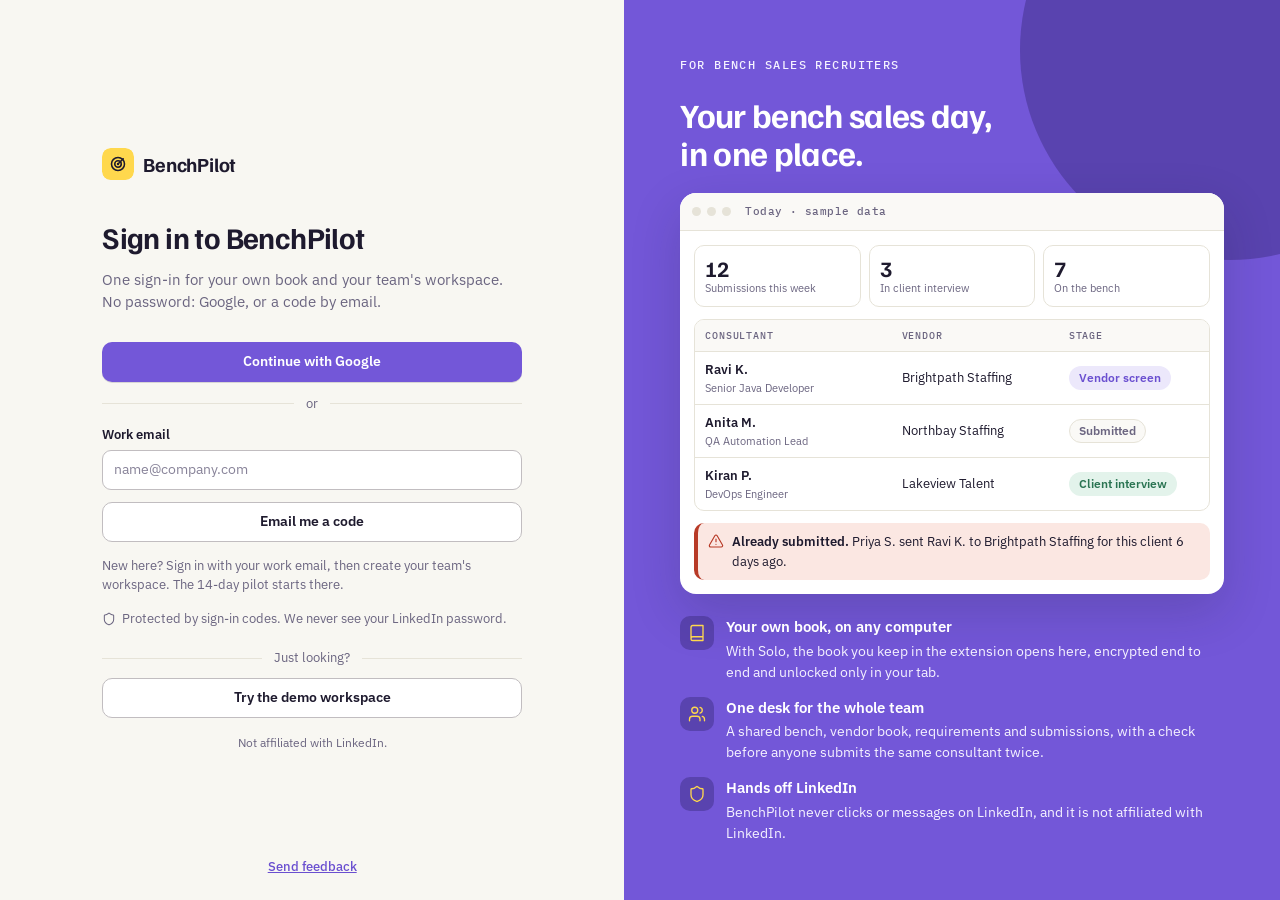
<file: index.html>
<!doctype html>
<html lang="en">
<head>
  <meta charset="utf-8">
  <!-- CSP (security review of #347, L4; same shape as website/admin.html). Scripts and styles from this site only: the web app decrypts
       My book in this tab, so no injected script may run here. connect-src: the Supabase project only (API, functions, signed Storage URLs).
       Google sign-in is a full-page redirect to Supabase Auth (a navigation, not limited here). Inline styles set by script go through
       the CSSOM (js/dom.js), which this policy allows. blob: images/downloads for resume files and CSV exports. -->
  <meta http-equiv="Content-Security-Policy" content="default-src 'self'; script-src 'self'; style-src 'self'; img-src 'self' data: blob: https://uhgtlyxarozzdgdizoaz.supabase.co; font-src 'self'; connect-src https://uhgtlyxarozzdgdizoaz.supabase.co; frame-src 'none'; worker-src 'none'; form-action 'none'; base-uri 'none'; object-src 'none'">
  <meta name="viewport" content="width=device-width, initial-scale=1">
  <title>BenchPilot</title>
  <meta name="description" content="BenchPilot on the web: your own encrypted book and your team's shared bench, vendor book, requirements and submissions.">
  <meta name="robots" content="noindex">
  <link rel="icon" type="image/svg+xml" href="shared/icons/logo-mark.svg">
  <!-- Shared design tokens from the extension. Publishing will copy these next to the web app (see README.md). -->
  <link rel="stylesheet" href="shared/lib/tokens.css">
  <link rel="stylesheet" href="shared/lib/tokens-pages.css">
  <link rel="stylesheet" href="css/app.css">
</head>
<body>
  <a class="skip-link" href="#main">Skip to content</a>
  <div id="app"></div>
  <div id="toast" class="toast" role="status" aria-live="polite"></div>
  <noscript><p class="note note-warn">BenchPilot needs JavaScript to run.</p></noscript>
  <script type="module" src="js/app.js"></script>
</body>
</html>
</file>
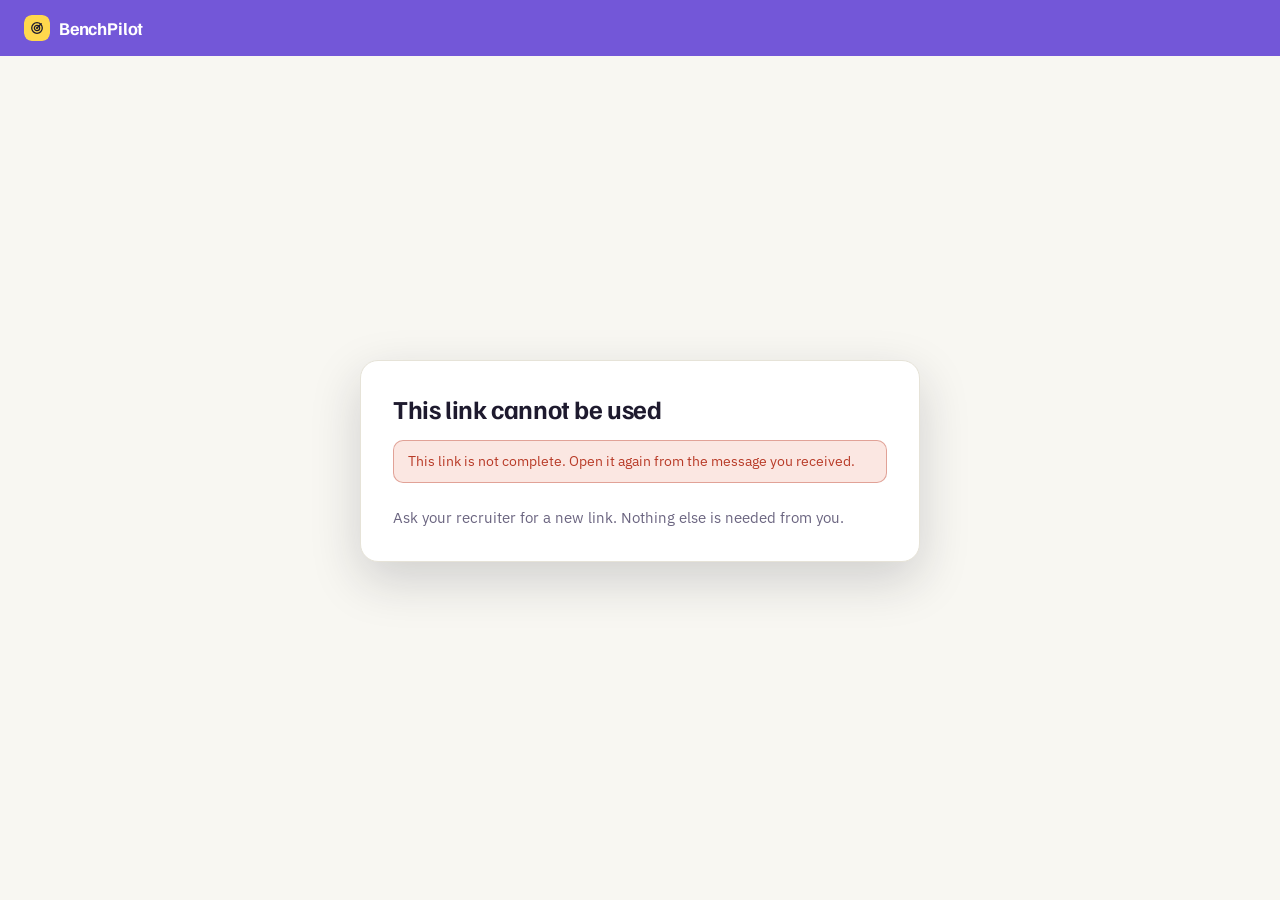
<file: consultant-link.html>
<!doctype html>
<html lang="en">
<head>
  <meta charset="utf-8">
  <!-- The consultant self-service link (migration 0056). Opened WITHOUT an account. Same CSP as index.html: scripts and styles from this
       site only, connect-src the Supabase project only (the `team` function's public link-view / link-respond actions). The token is in the
       #fragment (never sent to a server by the browser), it is removed from the address bar at once, and no-referrer keeps it out of
       every Referer header. noindex: the page has nothing for a search engine. -->
  <meta http-equiv="Content-Security-Policy" content="default-src 'self'; script-src 'self'; style-src 'self'; img-src 'self' data:; font-src 'self'; connect-src https://uhgtlyxarozzdgdizoaz.supabase.co; frame-src 'none'; worker-src 'none'; form-action 'none'; base-uri 'none'; object-src 'none'">
  <meta name="referrer" content="no-referrer">
  <meta name="viewport" content="width=device-width, initial-scale=1">
  <title>Confirm your details</title>
  <meta name="robots" content="noindex, nofollow">
  <link rel="icon" type="image/svg+xml" href="shared/icons/logo-mark.svg">
  <link rel="stylesheet" href="shared/lib/tokens.css">
  <link rel="stylesheet" href="shared/lib/tokens-pages.css">
  <link rel="stylesheet" href="css/app.css">
</head>
<body>
  <a class="skip-link" href="#main">Skip to content</a>
  <!-- The purple header band every BenchPilot surface has (extension drawer and pages, web app): logo + name, nothing to click. -->
  <header class="band-head"><span class="brand"><img class="brand-mark" src="shared/icons/logo-mark.svg" alt="" width="26" height="26"><span>BenchPilot</span></span></header>
  <main class="signin cl-page" id="main"><div class="signin-card signin-wide" id="cl-card"><p role="status">One moment...</p></div></main>
  <div id="toast" class="toast" role="status" aria-live="polite"></div>
  <noscript><p class="note note-warn">This page needs JavaScript to run.</p></noscript>
  <script type="module" src="js/consultant-link-page.js"></script>
</body>
</html>
</file>
<file: shared/lib/tokens.css>
/* lib/tokens.css — BenchPilot design system "Board" (single source of truth), v1.6.
   Evolved Departure Board: ink-navy hero tiles + signal amber on warm paper (light) or deep navy (dark).
   Spec: docs/specs/V1_6_DESIGN_SPEC.md section 1. Guide: docs/design/STYLEGUIDE.md.

   Used by every extension page (<link rel="stylesheet" href="../lib/tokens.css">) and by the LinkedIn
   drawer inside its Shadow DOM (:host). Everything is prefixed bp- / --bp- so it can never clash with host pages.

   THEME SELECTION (works identically on :root for pages and :host for the drawer shadow root)
     no data-theme attribute  -> follows prefers-color-scheme
     data-theme="light"       -> forces light
     data-theme="dark"        -> forces dark
   BP.theme.apply(root, settings) in lib/motion.js sets the attribute from chrome.storage.local.

   TOKEN-ONLY RULE: components read tokens and never hard-code a theme colour. The only literal colours
   allowed in component CSS are the constant "ink" surfaces' foregrounds (use --bp-ink-text / --bp-ink-muted).

   There are three groups below:
     1. Board tokens (--bp-paper, --bp-tile, --bp-line, --bp-ink-*, --bp-amber-*, --bp-go, --bp-stop, --bp-sky ...)
     2. Legacy aliases (--bp-bg, --bp-surface, --bp-text-3 ...) mapped onto the Board tokens with var(), so
        existing dashboard / drawer / popup CSS keeps working and re-themes automatically.
     3. Non-colour tokens (type, spacing, radius, easing, shadow).
   Aliases live ONLY in the base block: custom properties resolve per element, so a theme block only needs to
   override Board tokens. Keep the two dark blocks identical (tests/tokens-contrast.test.js enforces this). */

@import url("fonts/fonts.css");

/* ── 1 + 2 + 3. Light (default) ─────────────────────────────────────────── */
:root, :host {
  color-scheme: light;

  /* Board tokens */
  --bp-paper:   #f3f0e8;   /* page background */
  --bp-tile:    #fcfbf8;   /* cards, bento tiles */
  --bp-tile-2:  #f1ede4;   /* inner rows, chips */
  --bp-tile-3:  #e8e2d5;   /* pressed / track fills */
  --bp-line:    #e3ddd0;
  --bp-line-2:  #d3ccbd;

  --bp-text:   #17202d;  /* primary text */
  --bp-text-2: #4b5567;  /* secondary text */
  --bp-text-3: #5d6575;  /* tertiary text (4.5:1 on tile-2) */

  --bp-ink:        #0f1a2c;  /* sidebar, hero tiles, drawer header, primary buttons */
  --bp-ink-2:      #0a1221;  /* clock cells, deeper ink */
  --bp-ink-line:   #24324b;  /* borders on ink */
  --bp-ink-text:   #e9eef6;  /* text on ink */
  --bp-ink-muted:  #9db0ca;  /* secondary text on ink */
  --bp-ink-faint:  #7f8ba3;  /* labels on clock cells */

  --bp-amber:       #f5b83d; /* signal: digits, glow, highlights, CTA fill. NEVER text on light surfaces */
  --bp-amber-deep:  #8a5a00; /* amber-coloured TEXT on light surfaces */
  --bp-amber-tint:  #fff1cf;
  --bp-amber-on:    #6e4a00; /* text on amber-tint */
  --bp-on-amber:    #2b1c00; /* text on solid amber fill (9.3:1) */

  --bp-go:        #1a7a49;
  --bp-go-tint:   #dff3e7;
  --bp-warn:      #a3510f;
  --bp-warn-tint: #fde9d7;
  --bp-stop:      #a3261d;
  --bp-stop-tint: #fde3e0;
  --bp-sky:       #2f5fd0;
  --bp-sky-tint:  #e6edff;

  --bp-go-line:   #aedcc2;
  --bp-warn-line: #f3d58f;
  --bp-stop-line: #f5bcb6;
  --bp-sky-line:  #c0d0f7;

  --bp-shadow-sm: 0 1px 2px rgba(15, 26, 44, 0.06);
  --bp-shadow:    0 1px 0 rgba(15, 26, 44, 0.04), 0 10px 30px -18px rgba(15, 26, 44, 0.35);
  --bp-shadow-lg: 0 12px 32px rgba(15, 26, 44, 0.14), 0 3px 10px rgba(15, 26, 44, 0.08);
  --bp-glow:      rgba(245, 184, 61, 0.16);  /* spotlight / halo tint */

  /* Legacy aliases -> Board tokens (do not redefine in theme blocks) */
  --bp-bg:            var(--bp-paper);
  --bp-surface:       var(--bp-tile);
  --bp-surface-2:     var(--bp-tile-2);
  --bp-surface-3:     var(--bp-tile-3);
  --bp-border:        var(--bp-line);
  --bp-border-strong: var(--bp-line-2);
  --bp-inverse-bg:    var(--bp-ink);
  --bp-inverse-text:  var(--bp-ink-text);
  --bp-amber-soft:    var(--bp-amber-tint);
  --bp-amber-text:    var(--bp-amber-on);
  --bp-gold:          var(--bp-amber);
  --bp-focus:         0 0 0 3px rgba(245, 184, 61, 0.45);

  --bp-success: var(--bp-go);    --bp-success-bg: var(--bp-go-tint);    --bp-success-border: var(--bp-go-line);
  --bp-warning: var(--bp-amber-on); --bp-warning-bg: var(--bp-amber-tint); --bp-warning-border: var(--bp-warn-line);
  --bp-danger:  var(--bp-stop);  --bp-danger-bg:  var(--bp-stop-tint);  --bp-danger-border:  var(--bp-stop-line);
  --bp-info:    var(--bp-sky);   --bp-info-bg:    var(--bp-sky-tint);   --bp-info-border:    var(--bp-sky-line);

  --bp-status-new:       var(--bp-sky);
  --bp-status-contacted: var(--bp-amber-deep);
  --bp-status-responded: var(--bp-go);
  --bp-status-interview: #0f766e;
  --bp-status-closed:    var(--bp-text-3);

  /* Legacy brand scale. brand-500 = structural fill (ink in light, amber in dark); on-brand = text on it */
  --bp-brand-50:  #fbf6ea;
  --bp-brand-100: var(--bp-amber-tint);
  --bp-brand-200: #f8d68a;
  --bp-brand-500: var(--bp-ink);
  --bp-brand-600: #1c2a42;
  --bp-brand-700: var(--bp-ink-2);
  --bp-on-brand:  #ffffff;

  /* Type — bundled faces (see lib/fonts), with system fallbacks */
  --bp-display: "BP Familjen Grotesk", "Segoe UI", system-ui, sans-serif;
  --bp-font: "BP IBM Plex Sans", -apple-system, "Segoe UI", Roboto, Arial, sans-serif;
  --bp-mono: "BP IBM Plex Mono", ui-monospace, Consolas, "Liberation Mono", monospace;
  --bp-text-xs: 11px;
  --bp-text-sm: 12px;
  --bp-text-md: 13px;
  --bp-text-lg: 15px;
  --bp-text-xl: 18px;
  --bp-text-2xl: 24px;

  /* Spacing (4px grid) */
  --bp-1: 4px;  --bp-2: 8px;  --bp-3: 12px; --bp-4: 16px;
  --bp-5: 20px; --bp-6: 24px; --bp-8: 32px; --bp-10: 40px;

  /* Radius: legacy sm/md/lg stay; Board adds card (14, drawer lead cards) and tile (20, bento tiles) */
  --bp-radius-sm: 7px;
  --bp-radius:    10px;
  --bp-radius-lg: 16px;
  --bp-radius-card: 14px;
  --bp-radius-tile: 20px;
  --bp-radius-full: 999px;

  /* Easing */
  --bp-ease:   cubic-bezier(0.16, 1, 0.3, 1);     /* legacy */
  --bp-spring: cubic-bezier(0.34, 1.56, 0.64, 1); /* overshoot: rises, bars, odometer */
  --bp-out:    cubic-bezier(0.22, 1, 0.36, 1);    /* ease-out: rings, sweeps, theme fade */

  /* Production scale (design brief E2/E3, 14 Nov 2026). Theme-free, so one block serves light and dark, pages and the drawer.
     Type 12 / 13 / 15 / 18 / 24 + 34 for stat numbers; table rows 40px (32px compact); radius controls 10, cards 14, tiles 20. */
  --bpd-fs-xs: 12px;
  --bpd-fs-sm: 13px;
  --bpd-fs-md: 15px;
  --bpd-fs-lg: 18px;
  --bpd-fs-xl: 24px;
  --bpd-fs-stat: 34px;
  --bpd-row: 40px;
  --bpd-row-compact: 32px;
  --bpd-r-ctl: 10px;
  --bpd-r-card: 14px;
  --bpd-r-tile: 20px;
  --bpd-r-full: 999px;
  --bpd-btn-h: 36px;
  --bpd-btn-h-sm: 28px;
  --bpd-btn-h-lg: 44px;
}

/* ── Dark: follow the system unless the user forced light ──────────────── */
@media (prefers-color-scheme: dark) {
  :root:not([data-theme="light"]), :host(:not([data-theme="light"])) {
    color-scheme: dark;
    --bp-paper:   #070d18;
    --bp-tile:    #0f1828;
    --bp-tile-2:  #142035;
    --bp-tile-3:  #1b2b46;
    --bp-line:    #1d2a41;
    --bp-line-2:  #2a3a57;
    --bp-text:   #e9eef6;
    --bp-text-2: #b3c0d4;
    --bp-text-3: #8696ae;
    --bp-ink:     #0b1424;
    --bp-ink-2:   #060c17;
    --bp-amber-deep: #f5b83d;
    --bp-amber-tint: #3a2a08;
    --bp-amber-on:   #ffd27a;
    --bp-go:        #5fd497;  --bp-go-tint:   #0f3020;  --bp-go-line:   #1f5a3c;
    --bp-warn:      #f2a564;  --bp-warn-tint: #3a2210;  --bp-warn-line: #6b4f1a;
    --bp-stop:      #ff8a80;  --bp-stop-tint: #3d1512;  --bp-stop-line: #7a2a22;
    --bp-sky:       #8eaaff;  --bp-sky-tint:  #17244a;  --bp-sky-line:  #2b4180;
    --bp-status-interview: #5eead4;
    --bp-shadow-sm: 0 1px 2px rgba(0, 0, 0, 0.4);
    --bp-shadow:    0 1px 0 rgba(255, 255, 255, 0.03), 0 18px 40px -22px rgba(0, 0, 0, 0.9);
    --bp-shadow-lg: 0 12px 32px rgba(0, 0, 0, 0.6);
    --bp-glow:      rgba(245, 184, 61, 0.22);
    --bp-inverse-bg:   #e9eef6;
    --bp-inverse-text: #0f1a2c;
    --bp-brand-50:  #1a1a14;
    --bp-brand-200: #6b4f1a;
    --bp-brand-500: #f5b83d;
    --bp-brand-600: #f8c865;
    --bp-brand-700: #fbd27a;
    --bp-on-brand:  #0f1a2c;
  }
}

/* ── Dark: forced (identical declarations to the block above) ──────────── */
:root[data-theme="dark"], :host([data-theme="dark"]) {
  color-scheme: dark;
  --bp-paper:   #070d18;
  --bp-tile:    #0f1828;
  --bp-tile-2:  #142035;
  --bp-tile-3:  #1b2b46;
  --bp-line:    #1d2a41;
  --bp-line-2:  #2a3a57;
  --bp-text:   #e9eef6;
  --bp-text-2: #b3c0d4;
  --bp-text-3: #8696ae;
  --bp-ink:     #0b1424;
  --bp-ink-2:   #060c17;
  --bp-amber-deep: #f5b83d;
  --bp-amber-tint: #3a2a08;
  --bp-amber-on:   #ffd27a;
  --bp-go:        #5fd497;  --bp-go-tint:   #0f3020;  --bp-go-line:   #1f5a3c;
  --bp-warn:      #f2a564;  --bp-warn-tint: #3a2210;  --bp-warn-line: #6b4f1a;
  --bp-stop:      #ff8a80;  --bp-stop-tint: #3d1512;  --bp-stop-line: #7a2a22;
  --bp-sky:       #8eaaff;  --bp-sky-tint:  #17244a;  --bp-sky-line:  #2b4180;
  --bp-status-interview: #5eead4;
  --bp-shadow-sm: 0 1px 2px rgba(0, 0, 0, 0.4);
  --bp-shadow:    0 1px 0 rgba(255, 255, 255, 0.03), 0 18px 40px -22px rgba(0, 0, 0, 0.9);
  --bp-shadow-lg: 0 12px 32px rgba(0, 0, 0, 0.6);
  --bp-glow:      rgba(245, 184, 61, 0.22);
  --bp-inverse-bg:   #e9eef6;
  --bp-inverse-text: #0f1a2c;
  --bp-brand-50:  #1a1a14;
  --bp-brand-200: #6b4f1a;
  --bp-brand-500: #f5b83d;
  --bp-brand-600: #f8c865;
  --bp-brand-700: #fbd27a;
  --bp-on-brand:  #0f1a2c;
}

/* ── Base components (opt-in classes) ───────────────────────────────────── */
.bp-btn {
  display: inline-flex; align-items: center; justify-content: center; gap: var(--bp-2);
  height: 32px; padding: 0 var(--bp-3);
  font: 600 var(--bp-text-md)/1 var(--bp-font);
  color: var(--bp-text); background: var(--bp-surface);
  border: 1px solid var(--bp-border-strong); border-radius: var(--bp-radius-sm);
  cursor: pointer; white-space: nowrap; text-decoration: none;
  transition: background .15s, border-color .15s, color .15s, box-shadow .15s;
}
.bp-btn:hover:not(:disabled) { background: var(--bp-surface-2); }
.bp-btn:focus-visible { outline: none; box-shadow: var(--bp-focus); }
.bp-btn:disabled { opacity: .5; cursor: not-allowed; }
.bp-btn--primary { background: var(--bp-brand-500); border-color: var(--bp-brand-500); color: var(--bp-on-brand); }
.bp-btn--primary:hover:not(:disabled) { background: var(--bp-brand-600); border-color: var(--bp-brand-600); }
.bp-btn--ghost { background: transparent; border-color: transparent; color: var(--bp-text-2); }
.bp-btn--ghost:hover:not(:disabled) { background: var(--bp-surface-2); color: var(--bp-text); }
.bp-btn--danger { color: var(--bp-danger); }
.bp-btn--danger:hover:not(:disabled) { background: var(--bp-danger-bg); border-color: var(--bp-danger-border); }
.bp-btn--sm { height: 26px; padding: 0 var(--bp-2); font-size: var(--bp-text-sm); }
.bp-btn--lg { height: 40px; padding: 0 var(--bp-5); font-size: var(--bp-text-lg); }
.bp-btn--icon { width: 32px; padding: 0; }
.bp-btn--sm.bp-btn--icon { width: 26px; }

.bp-input, .bp-select, .bp-textarea {
  width: 100%; box-sizing: border-box;
  font: 400 var(--bp-text-md)/1.4 var(--bp-font); color: var(--bp-text);
  background: var(--bp-surface); border: 1px solid var(--bp-border-strong);
  border-radius: var(--bp-radius-sm); padding: 7px 10px; outline: none;
  transition: border-color .15s, box-shadow .15s;
}
.bp-input:focus, .bp-select:focus, .bp-textarea:focus { border-color: var(--bp-brand-500); box-shadow: var(--bp-focus); }
.bp-input::placeholder, .bp-textarea::placeholder { color: var(--bp-text-3); }
.bp-textarea { resize: vertical; }
.bp-label { display: block; font: 600 var(--bp-text-sm)/1.3 var(--bp-font); color: var(--bp-text-2); margin-bottom: var(--bp-1); }
.bp-hint { font: 400 var(--bp-text-xs)/1.4 var(--bp-font); color: var(--bp-text-3); }

.bp-card {
  background: var(--bp-surface); border: 1px solid var(--bp-border);
  border-radius: var(--bp-radius); box-shadow: var(--bp-shadow-sm);
}

.bp-badge {
  display: inline-flex; align-items: center; gap: 4px; height: 20px; padding: 0 8px;
  font: 600 var(--bp-text-xs)/1 var(--bp-font); white-space: nowrap;
  border-radius: var(--bp-radius-full); background: var(--bp-surface-3); color: var(--bp-text-2);
}
.bp-badge--brand   { background: var(--bp-brand-100); color: var(--bp-brand-600); }
.bp-badge--success { background: var(--bp-success-bg); color: var(--bp-success); }
.bp-badge--warning { background: var(--bp-warning-bg); color: var(--bp-warning); }
.bp-badge--danger  { background: var(--bp-danger-bg); color: var(--bp-danger); }
.bp-badge--pro     { background: var(--bp-amber); color: var(--bp-on-amber); letter-spacing: .04em; }

.bp-status { display: inline-flex; align-items: center; gap: 6px; font: 600 var(--bp-text-sm)/1 var(--bp-font); }
.bp-status::before { content: ""; width: 8px; height: 8px; border-radius: 50%; background: currentColor; }
.bp-status--new       { color: var(--bp-status-new); }
.bp-status--contacted { color: var(--bp-status-contacted); }
.bp-status--responded { color: var(--bp-status-responded); }
.bp-status--interview { color: var(--bp-status-interview); }
.bp-status--closed    { color: var(--bp-status-closed); }

.bp-switch { position: relative; display: inline-block; width: 34px; height: 20px; flex-shrink: 0; }
.bp-switch input { opacity: 0; width: 0; height: 0; }
.bp-switch span {
  position: absolute; inset: 0; cursor: pointer; border-radius: var(--bp-radius-full);
  background: var(--bp-border-strong); transition: background .2s;
}
.bp-switch span::before {
  content: ""; position: absolute; width: 16px; height: 16px; left: 2px; top: 2px;
  border-radius: 50%; background: #fff; box-shadow: var(--bp-shadow-sm); transition: transform .2s var(--bp-ease);
}
.bp-switch input:checked + span { background: var(--bp-brand-500); }
.bp-switch input:checked + span::before { transform: translateX(14px); }
.bp-switch input:focus-visible + span { box-shadow: var(--bp-focus); }

.bp-skeleton {
  background: linear-gradient(90deg, var(--bp-surface-2) 25%, var(--bp-surface-3) 50%, var(--bp-surface-2) 75%);
  background-size: 200% 100%; animation: bp-shimmer 1.2s infinite; border-radius: var(--bp-radius-sm);
}
@keyframes bp-shimmer { from { background-position: 200% 0; } to { background-position: -200% 0; } }

.bp-toast {
  position: fixed; left: 50%; bottom: 24px; transform: translateX(-50%);
  display: flex; align-items: center; gap: var(--bp-3); max-width: min(560px, calc(100vw - 32px));
  padding: 10px 14px; border-radius: var(--bp-radius);
  background: var(--bp-inverse-bg); color: var(--bp-inverse-text);
  font: 500 var(--bp-text-md)/1.4 var(--bp-font); box-shadow: var(--bp-shadow-lg);
  z-index: 2147483647; animation: bp-toast-in .25s var(--bp-ease);
}
.bp-toast button {
  font: 700 var(--bp-text-sm)/1 var(--bp-font); color: var(--bp-brand-200);
  background: none; border: none; cursor: pointer; padding: 4px; white-space: nowrap;
}
@keyframes bp-toast-in { from { opacity: 0; transform: translate(-50%, 8px); } to { opacity: 1; transform: translate(-50%, 0); } }

@media (prefers-reduced-motion: reduce) {
  *, *::before, *::after { animation-duration: .01ms !important; transition-duration: .01ms !important; }
}

/* ── Departure Board signature pieces (shared by drawer, popup, pages) ──── */
/* Wordmark: <span class="bp-wordmark">Bench<b>Pilot</b></span> */
.bp-wordmark { font: 700 17px/1 var(--bp-display); letter-spacing: -0.01em; color: inherit; }
.bp-wordmark b { color: var(--bp-amber); font-weight: 700; }

/* Ink header bar */
.bp-inkbar { background: var(--bp-ink); color: var(--bp-ink-text); }

/* Clock board: <div class="bp-board"><div class="bp-flap is-home"><i>IST</i><b>11:30</b></div>…</div> */
.bp-board { display: grid; grid-template-columns: repeat(5, minmax(0, 1fr)); gap: 5px; }
.bp-flap {
  background: var(--bp-ink-2); border: 1px solid var(--bp-ink-line); border-radius: 6px;
  padding: 5px 0 4px; text-align: center; position: relative; overflow: hidden;
}
.bp-flap::after { /* split-flap seam */
  content: ""; position: absolute; left: 0; right: 0; top: 50%; height: 1px; background: rgba(0, 0, 0, 0.35);
}
.bp-flap i { display: block; font: 500 9.5px/1.2 var(--bp-mono); font-style: normal; letter-spacing: .08em; color: var(--bp-ink-faint); }
.bp-flap b { display: block; font: 500 15px/1.3 var(--bp-mono); color: var(--bp-amber); font-variant-numeric: tabular-nums; }
.bp-flap.is-home b { color: #fff; }
@keyframes bp-flip { 0% { transform: rotateX(0); } 50% { transform: rotateX(90deg); } 100% { transform: rotateX(0); } }
.bp-flap.is-flipping b { animation: bp-flip .32s var(--bp-ease); }

/* Amber meter: <div class="bp-meter"><i style="width:72%"></i></div> */
.bp-meter { height: 5px; background: var(--bp-surface-3); border-radius: 9px; overflow: hidden; }
.bp-meter i { display: block; height: 100%; background: var(--bp-amber); border-radius: 9px; transition: width .4s var(--bp-ease); }

/* Time chip: <span class="bp-chip bp-chip--time">10 AM EST → 7:30 PM IST</span> */
.bp-chip { display: inline-flex; align-items: center; gap: 5px; height: 22px; padding: 0 8px; border-radius: 6px;
  font: 500 11.5px/1 var(--bp-font); white-space: nowrap; background: var(--bp-surface-3); color: var(--bp-text-2); }
.bp-chip--time { background: var(--bp-amber-soft); color: var(--bp-amber-text); }
.bp-chip--trusted { background: var(--bp-success-bg); color: var(--bp-success); }
.bp-chip--avoid { background: var(--bp-danger-bg); color: var(--bp-danger); }
</file>
<file: shared/lib/tokens-pages.css>
/* lib/tokens-pages.css - the "B · Command" palette for every extension PAGE (v1.7 M6): dashboard, popup, settings, welcome, upgrade, account.
   Same values as lib/tokens-drawer.css (the shipped drawer is the source of truth), declared on :root instead of :host.
   Spec: docs/specs/V1_7_SPEC.md sections 4, 11 and the approved pages prototype (docs/design/prototypes/v17-pages-prototype.html).
   Load order on a page: tokens.css, motion.css, tokens-pages.css, pages.css, then the page's own CSS.

   PALETTE (locked 6 Oct): purple #7357D8, yellow #FFD84D, off-white #F8F7F2.
   YELLOW IS ONLY EVER A BACKGROUND BEHIND DARK TEXT (--bpd-on-yellow), or the three header numbers on the dark purple plate.
   Never yellow text on a light surface.

   THEMES work like tokens.css: no data-theme -> prefers-color-scheme; data-theme="light" | "dark" on <html> forces it.
   Keep the media block and the forced dark block identical (tests/tokens-contrast.test.js enforces it, checks every text pair at
   4.5:1 in both themes, and checks the values equal tokens-drawer.css).

   PART 2 re-points the legacy --bp-* names at these values (the :root:root block), so older component CSS that still reads
   --bp-paper, --bp-ink, --bp-amber ... re-themes to design B without a rewrite. */

:root {
  --bpd-purple:       #7357d8;   /* rail, header band, primary button, active chip */
  --bpd-purple-hover: #6347c8;
  --bpd-on-purple:    #ffffff;   /* text on purple */
  --bpd-on-purple-2:  #f5f2ff;   /* secondary text on purple */
  --bpd-yellow:       #ffd84d;   /* signal fill: stat numbers, "hit" chips, count badges. Dark text only. */
  --bpd-on-yellow:    #1e1a2e;
  --bpd-yellow-soft:  #fff4c7;   /* hover wash */
  --bpd-paper:        #f8f7f2;   /* page background */
  --bpd-card:         #ffffff;
  --bpd-ink:          #1e1a2e;   /* body text */
  --bpd-muted:        #6b6580;   /* secondary text */
  --bpd-line:         #e6e3d8;
  --bpd-field:        #8a839c;   /* control borders (3:1 on card and paper) */
  --bpd-purple-text:  #6a4fd0;   /* purple used as TEXT (4.5:1 on paper, card and purple-soft) */
  --bpd-purple-soft:  #ece8fb;
  --bpd-danger:       #b83a27;   --bpd-danger-soft: #fbe7e2;
  --bpd-warn:         #8a5a00;   --bpd-warn-soft:   #fff1d6;
  --bpd-ok:           #2a7452;   --bpd-ok-soft:     #e3f3eb;
  --bpd-focus:        #1e1a2e;   /* 2px solid ring on paper and cards (dark theme: light purple, never yellow) */
  --bpd-focus-on-purple: #ffffff;/* the ring inside the purple rail and header band */
  --bpd-stat-bg:      rgba(30, 20, 80, 0.30);   /* translucent plate behind the header numbers */
  --bpd-stat-bg-hover: rgba(30, 20, 80, 0.45);
  --bpd-bar-long:     #8a5a00;
  --bpd-toast-bg:     #1e1a2e;   --bpd-toast-text: #f8f7f2;   --bpd-toast-act: #ffd84d;
  --bpd-scrim:        rgba(23, 20, 31, 0.40);
  --bpd-shadow:       0 18px 50px rgba(30, 26, 46, 0.18);
  --bpd-card-shadow:  0 1px 0 var(--bpd-line), 0 4px 14px rgba(30, 26, 46, 0.06);
  --bpd-f-head: var(--bp-display);
  --bpd-f-body: var(--bp-font);
  --bpd-f-mono: var(--bp-mono);
  --bpd-spring: cubic-bezier(.2, 1.25, .3, 1);
}

@media (prefers-color-scheme: dark) {
  :root:not([data-theme="light"]) {
    --bpd-paper:       #17141f;
    --bpd-card:        #211c2e;
    --bpd-ink:         #f3f1ea;
    --bpd-muted:       #a39db8;
    --bpd-line:        #2e2840;
    --bpd-field:       #8e88a6;
    --bpd-purple-text: #a893f2;
    --bpd-purple-soft: #2d2547;
    --bpd-yellow-soft: #3a3318;
    --bpd-danger:      #f08a73;   --bpd-danger-soft: #3a201b;
    --bpd-warn:        #f2c14e;   --bpd-warn-soft:   #3a2f12;
    --bpd-ok:          #6cc9a0;   --bpd-ok-soft:     #1b3328;
    --bpd-focus:       #a893f2;
    --bpd-bar-long:    #f2c14e;
    --bpd-toast-bg:    #f3f1ea;   --bpd-toast-text: #17141f;   --bpd-toast-act: #5b41c0;
    --bpd-scrim:       rgba(0, 0, 0, 0.55);
    --bpd-shadow:      0 18px 50px rgba(0, 0, 0, 0.5);
    --bpd-card-shadow: 0 1px 0 var(--bpd-line), 0 4px 14px rgba(0, 0, 0, 0.35);
  }
}

:root[data-theme="dark"] {
  --bpd-paper:       #17141f;
  --bpd-card:        #211c2e;
  --bpd-ink:         #f3f1ea;
  --bpd-muted:       #a39db8;
  --bpd-line:        #2e2840;
  --bpd-field:       #8e88a6;
  --bpd-purple-text: #a893f2;
  --bpd-purple-soft: #2d2547;
  --bpd-yellow-soft: #3a3318;
  --bpd-danger:      #f08a73;   --bpd-danger-soft: #3a201b;
  --bpd-warn:        #f2c14e;   --bpd-warn-soft:   #3a2f12;
  --bpd-ok:          #6cc9a0;   --bpd-ok-soft:     #1b3328;
  --bpd-focus:       #a893f2;
  --bpd-bar-long:    #f2c14e;
  --bpd-toast-bg:    #f3f1ea;   --bpd-toast-text: #17141f;   --bpd-toast-act: #5b41c0;
  --bpd-scrim:       rgba(0, 0, 0, 0.55);
  --bpd-shadow:      0 18px 50px rgba(0, 0, 0, 0.5);
  --bpd-card-shadow: 0 1px 0 var(--bpd-line), 0 4px 14px rgba(0, 0, 0, 0.35);
}

/* ── PART 2: legacy --bp-* names -> design B (one block, so it wins over every tokens.css theme block by order) ───────────── */
:root:root {
  --bp-paper:   var(--bpd-paper);
  --bp-tile:    var(--bpd-card);
  --bp-tile-2:  var(--bpd-paper);
  --bp-tile-3:  var(--bpd-purple-soft);
  --bp-line:    var(--bpd-line);
  --bp-line-2:  var(--bpd-field);

  --bp-text:   var(--bpd-ink);
  --bp-text-2: var(--bpd-muted);
  --bp-text-3: var(--bpd-muted);

  --bp-ink:        var(--bpd-purple);        /* rail, header bands, primary fills */
  --bp-ink-2:      var(--bpd-purple-hover);
  --bp-ink-line:   var(--bpd-stat-bg-hover);
  --bp-ink-text:   var(--bpd-on-purple);
  --bp-ink-muted:  var(--bpd-on-purple-2);
  --bp-ink-faint:  var(--bpd-on-purple-2);

  --bp-amber:       var(--bpd-yellow);       /* a fill behind dark text, never text on a light surface */
  --bp-amber-deep:  var(--bpd-warn);
  --bp-amber-tint:  var(--bpd-warn-soft);
  --bp-amber-on:    var(--bpd-warn);
  --bp-on-amber:    var(--bpd-on-yellow);

  --bp-go:        var(--bpd-ok);      --bp-go-tint:   var(--bpd-ok-soft);      --bp-go-line:   var(--bpd-ok-soft);
  --bp-warn:      var(--bpd-warn);    --bp-warn-tint: var(--bpd-warn-soft);    --bp-warn-line: var(--bpd-warn-soft);
  --bp-stop:      var(--bpd-danger);  --bp-stop-tint: var(--bpd-danger-soft);  --bp-stop-line: var(--bpd-danger-soft);
  --bp-sky:       var(--bpd-purple-text); --bp-sky-tint: var(--bpd-purple-soft); --bp-sky-line: var(--bpd-purple-soft);

  --bp-shadow-sm: var(--bpd-card-shadow);
  --bp-shadow:    var(--bpd-card-shadow);
  --bp-shadow-lg: var(--bpd-shadow);
  --bp-glow:      var(--bpd-yellow-soft);
  --bp-focus:     0 0 0 2px var(--bpd-paper), 0 0 0 4px var(--bpd-focus);   /* a solid 2px ring (box-shadow form of the legacy token) */

  --bp-inverse-bg:   var(--bpd-toast-bg);
  --bp-inverse-text: var(--bpd-toast-text);

  --bp-status-new:       var(--bpd-purple-text);
  --bp-status-contacted: var(--bpd-warn);
  --bp-status-responded: var(--bpd-ok);
  --bp-status-interview: var(--bpd-ok);
  --bp-status-closed:    var(--bpd-muted);

  --bp-brand-50:  var(--bpd-purple-soft);
  --bp-brand-100: var(--bpd-purple-soft);
  --bp-brand-200: var(--bpd-toast-act);
  --bp-brand-500: var(--bpd-purple);
  --bp-brand-600: var(--bpd-purple-hover);
  --bp-brand-700: var(--bpd-purple-hover);
  --bp-on-brand:  var(--bpd-on-purple);

  --bp-text-xs: 12px;        /* minimum text size on pages is 12px (WCAG 2.2 AA target) */
  --bp-radius-card: 14px;
  --bp-radius-tile: 14px;
}
</file>
<file: css/app.css>
/* webapp/css/app.css - the web app's own styles. Tokens only (lib/tokens.css + lib/tokens-pages.css): no raw colours.
   One app shell (232px sidebar, 56px top bar), one purple accent for in-product actions, yellow only for "pay / choose a plan".
   Light and dark follow the tokens. Desktop first; at 390px the sidebar becomes a drawer and tables become stacked rows. */

/* Web-app-only values, built from the shared tokens (the token file belongs to the extension). */
:root {
  --wa-side-w: 232px;
  --wa-top-h: 56px;
  --wa-demo-h: 32px;   /* the demo strip above the shell (one line on wide screens) */
  --wa-row-h: 40px;
  --wa-radius: 10px;
  --wa-radius-card: 14px;
  --wa-radius-tile: 20px;
  --wa-subtle: color-mix(in srgb, var(--bpd-paper) 70%, var(--bpd-card));
  --wa-hover: color-mix(in srgb, var(--bpd-purple-soft) 70%, transparent);
  --wa-row-hover: var(--bpd-yellow-soft);
  --wa-yellow-hover: color-mix(in srgb, var(--bpd-yellow) 88%, var(--bpd-ink));
  --wa-line-strong: color-mix(in srgb, var(--bpd-line) 60%, var(--bpd-field));
  --wa-ease: cubic-bezier(.2, .8, .2, 1);
}

*, *::before, *::after { box-sizing: border-box; }
[hidden] { display: none !important; }
html { -webkit-text-size-adjust: 100%; }
body {
  margin: 0; background: var(--bpd-paper); color: var(--bpd-ink);
  font-family: var(--bpd-f-body); font-size: 15px; line-height: 1.5; -webkit-font-smoothing: antialiased;
}
h1, h2, h3 { font-family: var(--bpd-f-head); line-height: 1.2; margin: 0; color: var(--bpd-ink); }
h1 { font-size: 26px; letter-spacing: -0.015em; font-weight: 700; }
h2 { font-size: 17px; letter-spacing: -0.005em; font-weight: 700; }
h3 { font-size: 15px; font-weight: 700; }
p { margin: 0 0 8px; }
a { color: var(--bpd-purple-text); text-underline-offset: 2px; }
a:hover { text-decoration-thickness: 2px; }
.muted, .sub, .hint { color: var(--bpd-muted); }
.sub { margin: 4px 0 0; }
.hint { font-size: 13px; }
.center { text-align: center; }
.strong { font-weight: 600; color: var(--bpd-ink); }
.right { text-align: right; }
.num { text-align: right; font-variant-numeric: tabular-nums; }
.sr-only { position: absolute; width: 1px; height: 1px; overflow: hidden; clip: rect(0 0 0 0); white-space: nowrap; }
.ico { flex: none; display: block; }
.eyebrow { font-family: var(--bpd-f-mono); font-size: 12px; letter-spacing: .12em; text-transform: uppercase; color: var(--bpd-muted); margin: 0 0 6px; }
kbd { font-family: var(--bpd-f-mono); font-size: 12px; }

/* Focus: one clear ring everywhere */
:focus-visible { outline: 2px solid var(--bpd-focus); outline-offset: 2px; border-radius: 4px; }
.skip-link { position: absolute; left: 8px; top: -48px; background: var(--bpd-card); color: var(--bpd-ink); padding: 8px 12px; border: 1px solid var(--bpd-field); border-radius: 8px; z-index: 80; }
.skip-link:focus { top: 8px; }
main:focus, h1:focus { outline: none; }
h1:focus-visible { outline: 2px solid var(--bpd-focus); outline-offset: 4px; }

/* ── Demo strip: always there, quiet ─────────────────────────────────── */
.demo-banner {
  display: flex; align-items: center; justify-content: center; gap: 6px 14px; flex-wrap: wrap;
  padding: 6px 16px; background: var(--bpd-purple-soft); color: var(--bpd-purple-text);
  font-size: 13px; border-bottom: 1px solid var(--bpd-line); position: relative; z-index: 45;
}
/* Wide screens: the strip is one line and sticks, and the sidebar and top bar stick just under it. Before, the sidebar was
   100vh - 32px tall at top 0, so once the strip scrolled away a 32px gap of page showed under the plan block. */
body[data-mode="demo"] .demo-banner { position: sticky; top: 0; height: var(--wa-demo-h); flex-wrap: nowrap; white-space: nowrap; overflow: hidden; padding-top: 0; padding-bottom: 0; }
.demo-banner strong { font-weight: 700; }
.demo-dot { width: 8px; height: 8px; border-radius: 50%; background: var(--bpd-purple); flex: none; }
.banner-link { color: var(--bpd-purple-text); font-size: 13px; font-weight: 600; }

/* ── App shell ───────────────────────────────────────────────────────── */
.shell { display: grid; grid-template-columns: var(--wa-side-w) minmax(0, 1fr); min-height: 100vh; }
body[data-mode="demo"] .shell { min-height: calc(100vh - var(--wa-demo-h)); }
.frame { min-width: 0; display: flex; flex-direction: column; }

.side {
  position: sticky; top: 0; height: 100vh; overflow-y: auto; overscroll-behavior: contain;
  display: flex; flex-direction: column; gap: 6px; padding: 14px 12px 12px;
  background: var(--bpd-card); border-right: 1px solid var(--bpd-line);
}
body[data-mode="demo"] .side { top: var(--wa-demo-h); height: calc(100vh - var(--wa-demo-h)); }
.side-top {   /* the left end of the purple header band: logo + "BenchPilot" in white, the same height as the top bar */
  flex: none; display: flex; align-items: center; justify-content: space-between; height: var(--wa-top-h);
  margin: -14px -12px 6px; padding: 0 18px; background: var(--bpd-purple); color: var(--bpd-on-purple);
}
.side-top .brand { color: var(--bpd-on-purple); }
.side-top .icon-btn { color: var(--bpd-on-purple); }
.side-top .icon-btn:hover { background: var(--bpd-stat-bg); color: var(--bpd-on-purple); }
.brand-link { text-decoration: none; border-radius: 8px; }
.brand { display: inline-flex; align-items: center; gap: 9px; font-family: var(--bpd-f-head); font-weight: 700; font-size: 18px; letter-spacing: -0.01em; color: var(--bpd-ink); text-decoration: none; }
.brand-mark { display: block; border-radius: 8px; }
.icon-btn.side-close { display: none; }

/* Workspace switcher */
.ws-wrap { position: relative; }
.ws {
  width: 100%; display: flex; align-items: center; gap: 10px; padding: 8px; border-radius: var(--wa-radius);
  background: var(--wa-subtle); border: 1px solid var(--bpd-line); color: var(--bpd-ink); font: inherit; text-align: left; cursor: pointer;
}
.ws:hover { border-color: var(--wa-line-strong); }
.ws-mark {
  flex: none; width: 30px; height: 30px; display: grid; place-items: center; border-radius: 8px;
  background: var(--bpd-purple); color: var(--bpd-on-purple); font-family: var(--bpd-f-head); font-weight: 700; font-size: 13px;
}
.ws-mark-sm { width: 26px; height: 26px; font-size: 12px; border-radius: 7px; }
.ws-text { display: flex; flex-direction: column; min-width: 0; flex: 1; line-height: 1.25; }
.ws-name { font-weight: 600; font-size: 14px; overflow: hidden; text-overflow: ellipsis; white-space: nowrap; }
.ws-role { font-size: 12px; color: var(--bpd-muted); overflow: hidden; text-overflow: ellipsis; white-space: nowrap; }
.ws-chev { color: var(--bpd-muted); }
.ws-pop {
  /* as wide as the sidebar: the sidebar scrolls (overflow auto), so a wider pop-up was cut off at its right edge */
  position: absolute; left: 0; right: 0; top: calc(100% + 6px); z-index: 30; padding: 6px;
  background: var(--bpd-card); border: 1px solid var(--bpd-line); border-radius: 12px; box-shadow: var(--bpd-shadow);
}
.ws-item { display: flex; align-items: center; gap: 10px; padding: 8px; border-radius: 8px; color: var(--bpd-ink); text-decoration: none; min-width: 0; }
.ws-item:hover { background: var(--wa-hover); }
/* In the pop-up a name wraps rather than being cut to "Perso..."; a lock badge drops to its own line under the name. */
.ws-pop .ws-item { flex-wrap: wrap; row-gap: 4px; }
.ws-pop .ws-text { flex: 1 1 100px; }
.ws-pop .ws-name, .ws-pop .ws-role { white-space: normal; }
.ws-pop .ws-item > .lock-badge { margin-left: 40px; }
.ws-item.is-current { background: var(--bpd-purple-soft); }
.ws-item.is-create .ws-mark { background: var(--bpd-yellow); color: var(--bpd-on-yellow); }
.ws-item > .ico { color: var(--bpd-purple-text); }
.ws-mark .ico { color: inherit; }
.demo-role { display: flex; align-items: center; gap: 8px; padding: 0 4px; font-size: 12px; color: var(--bpd-muted); font-weight: 600; }
.demo-role select { min-height: 30px; padding: 2px 8px; font-size: 13px; flex: 1; }

/* Nav */
.side-nav { display: flex; flex-direction: column; gap: 12px; margin-top: 6px; }
.nav-group { display: flex; flex-direction: column; gap: 1px; }
.nav-group-label { margin: 0 0 4px; padding: 0 10px; font-family: var(--bpd-f-mono); font-size: 11px; letter-spacing: .12em; text-transform: uppercase; color: var(--bpd-muted); }
.nav-link {
  display: flex; align-items: center; gap: 10px; min-height: 34px; padding: 6px 10px; border-radius: 8px;
  color: var(--bpd-ink); text-decoration: none; font-weight: 500; font-size: 14px; position: relative;
}
.nav-link .ico { color: var(--bpd-muted); }
.nav-link:hover { background: var(--wa-hover); }
.nav-link[aria-current="page"] { background: var(--bpd-purple-soft); color: var(--bpd-purple-text); font-weight: 600; }
.nav-link[aria-current="page"] .ico { color: var(--bpd-purple-text); }
.nav-link[aria-current="page"]::before { content: ""; position: absolute; left: -12px; top: 7px; bottom: 7px; width: 3px; border-radius: 0 3px 3px 0; background: var(--bpd-purple); }
.nav-label { flex: 1; min-width: 0; overflow: hidden; text-overflow: ellipsis; white-space: nowrap; }
.nav-badge { min-width: 22px; padding: 0 7px; border-radius: 999px; background: var(--bpd-purple); color: var(--bpd-on-purple); font-size: 12px; font-weight: 700; line-height: 20px; text-align: center; font-variant-numeric: tabular-nums; }
.nav-count { font-family: var(--bpd-f-mono); font-size: 12px; color: var(--bpd-muted); font-variant-numeric: tabular-nums; }
.nav-link .lock-badge { margin-left: auto; }

/* Sidebar foot: plan block */
.side-foot { margin-top: auto; padding-top: 12px; }
.plan-block { display: flex; flex-direction: column; gap: 8px; padding: 12px; border-radius: 12px; background: var(--wa-subtle); border: 1px solid var(--bpd-line); }
.plan-block-name { display: flex; align-items: baseline; justify-content: space-between; gap: 8px; margin: 0; font-weight: 700; font-size: 14px; }
.plan-block-state { font-weight: 600; font-size: 12px; color: var(--bpd-muted); text-align: right; }
.plan-block-warn { background: var(--bpd-warn-soft); border-color: var(--bpd-warn-soft); }
.plan-block-warn .plan-block-state { color: var(--bpd-warn); }
.plan-block-link { font-size: 13px; font-weight: 600; }

/* Meter (pilot days, seats) */
.meter { height: 6px; border-radius: 999px; background: var(--bpd-line); overflow: hidden; }
.meter-sm { height: 4px; }
.meter-fill { display: block; height: 100%; border-radius: inherit; background: var(--bpd-purple); }
.plan-block-warn .meter-fill { background: var(--bpd-warn); }

/* Top bar */
.topbar {   /* the purple header band (the extension's drawer and pages have the same one): white text, white icon buttons */
  position: sticky; top: 0; z-index: 20; height: var(--wa-top-h); display: flex; align-items: center; gap: 12px;
  padding: 0 24px; background: var(--bpd-purple); color: var(--bpd-on-purple);
}
.shell .topbar :focus-visible, .shell .side-top :focus-visible { outline-color: var(--bpd-focus-on-purple); }   /* white ring inside the band */
body[data-mode="demo"] .topbar { top: var(--wa-demo-h); }
.top-title { margin: 0; font-family: var(--bpd-f-head); font-weight: 700; font-size: 16px; color: var(--bpd-on-purple); white-space: nowrap; overflow: hidden; text-overflow: ellipsis; min-width: 0; }
.top-fill { flex: 1; }
.icon-btn.menu-btn { display: none; }
.top-action { flex: none; }
/* On the band the in-product action is a white button with purple text (a purple fill would vanish into the band). */
.topbar .btn-primary { background: var(--bpd-on-purple); color: var(--bpd-purple-hover); box-shadow: none; }
.topbar .btn-primary:hover { background: var(--bpd-on-purple-2); }

/* Plan chip on the band: the extension's chip ("FREE · 2/3"), a mono caps pill on the darker plate; yellow when it is time to pay. */
.plan-chip {
  flex: none; display: inline-flex; align-items: center; height: 26px; padding: 0 11px; border-radius: 999px;
  background: var(--bpd-stat-bg); color: var(--bpd-on-purple); font: 600 11px/1 var(--bpd-f-mono); letter-spacing: .08em;
  text-transform: uppercase; text-decoration: none; white-space: nowrap;
}
.plan-chip:hover { background: var(--bpd-stat-bg-hover); }
.plan-chip-warn, .plan-chip-warn:hover { background: var(--bpd-yellow); color: var(--bpd-on-yellow); }

/* Search */
.search { position: relative; flex: 1; max-width: 420px; margin-left: auto; }
.search-ico { position: absolute; left: 10px; top: 50%; transform: translateY(-50%); color: var(--bpd-on-purple-2); pointer-events: none; z-index: 1; }
/* The search box sits on the band: a darker plate with white text; once focused it is a normal white field with the one ring. */
.search .search-input { min-height: 36px; padding: 6px 36px 6px 34px; background: var(--bpd-stat-bg); border-color: transparent; color: var(--bpd-on-purple); border-radius: 9px; font-size: 14px; }
.search .search-input::placeholder { color: var(--bpd-on-purple-2); }
.search .search-input:hover { border-color: var(--bpd-stat-bg-hover); }
.search .search-input:focus { background: var(--bpd-card); color: var(--bpd-ink); }
.search .search-input:focus::placeholder { color: var(--bpd-muted); }
.search:focus-within .search-ico { color: var(--bpd-muted); }
.search-key { position: absolute; right: 8px; top: 50%; transform: translateY(-50%); padding: 0 6px; border: 1px solid var(--bpd-stat-bg-hover); border-radius: 5px; color: var(--bpd-on-purple-2); background: transparent; line-height: 18px; }
.search:focus-within .search-key { border-color: var(--bpd-line); color: var(--bpd-muted); }
.search-pop {
  position: absolute; left: 0; right: 0; top: calc(100% + 6px); z-index: 40; margin: 0; padding: 6px; list-style: none; max-height: 360px; overflow: auto;
  background: var(--bpd-card); border: 1px solid var(--bpd-line); border-radius: 12px; box-shadow: var(--bpd-shadow);
}
.search-item { display: grid; grid-template-columns: 84px minmax(0, 1fr); grid-template-rows: auto auto; column-gap: 8px; padding: 7px 10px; border-radius: 8px; cursor: pointer; }
.search-item[aria-selected="true"], .search-item:hover { background: var(--bpd-purple-soft); }
.search-kind { grid-row: span 2; align-self: center; font-family: var(--bpd-f-mono); font-size: 11px; letter-spacing: .08em; text-transform: uppercase; color: var(--bpd-muted); }
.search-label { font-weight: 600; font-size: 14px; }
.search-sub { font-size: 12px; color: var(--bpd-muted); overflow: hidden; text-overflow: ellipsis; white-space: nowrap; }
.search-none { padding: 10px; color: var(--bpd-muted); font-size: 14px; }

/* Account menu */
.account { position: relative; flex: none; }
.avatar-btn { display: inline-flex; align-items: center; gap: 8px; padding: 4px 8px 4px 4px; border-radius: 999px; border: 1px solid transparent; background: transparent; color: var(--bpd-on-purple); font: inherit; font-size: 14px; cursor: pointer; }
.avatar-btn:hover, .avatar-btn[aria-expanded="true"] { background: var(--bpd-stat-bg); }
.avatar { width: 30px; height: 30px; display: grid; place-items: center; border-radius: 50%; background: var(--bpd-stat-bg); color: var(--bpd-on-purple); font-weight: 700; font-size: 12px; }
.avatar-name { max-width: 16ch; overflow: hidden; text-overflow: ellipsis; white-space: nowrap; font-weight: 500; }
.menu-pop {
  position: absolute; right: 0; top: calc(100% + 8px); z-index: 40; width: 270px; padding: 6px;
  background: var(--bpd-card); border: 1px solid var(--bpd-line); border-radius: 12px; box-shadow: var(--bpd-shadow);
}
.menu-head { padding: 8px 10px 10px; border-bottom: 1px solid var(--bpd-line); }
.menu-head p { margin: 0; overflow: hidden; text-overflow: ellipsis; }
.menu-head .muted { font-size: 13px; }
.menu-group { padding: 6px 0; border-bottom: 1px solid var(--bpd-line); display: flex; flex-direction: column; gap: 1px; }
.menu-group:last-child { border-bottom: 0; padding-bottom: 0; }
.menu-label { margin: 2px 10px 6px; font-family: var(--bpd-f-mono); font-size: 11px; letter-spacing: .12em; text-transform: uppercase; color: var(--bpd-muted); }
.menu-group .segmented { margin: 0 8px 4px; }
.menu-item { display: flex; align-items: center; gap: 10px; width: 100%; padding: 8px 10px; border: 0; border-radius: 8px; background: none; color: var(--bpd-ink); font: inherit; font-size: 14px; text-align: left; text-decoration: none; cursor: pointer; }
.menu-item .ico { color: var(--bpd-muted); }
.menu-item:hover { background: var(--wa-hover); }

/* Scrim (phone drawer) */
.scrim { position: fixed; inset: 0; z-index: 55; background: var(--bpd-scrim); }

.frame main#main { padding: 28px 32px 72px; min-width: 0; width: 100%; max-width: 1360px; }
.frame main#main.book-gate { max-width: 720px; margin: 0 auto; }
.page-narrow { max-width: 760px; }

/* ── Banners above a screen ──────────────────────────────────────────── */
.billing-banner { margin: 0 0 20px; }
.banner { display: flex; align-items: center; gap: 12px; padding: 10px 12px 10px 14px; border-radius: 12px; border: 1px solid var(--bpd-line); }
.banner-warn { background: var(--bpd-warn-soft); border-color: color-mix(in srgb, var(--bpd-warn) 30%, transparent); color: var(--bpd-ink); }
.banner-ico { flex: none; color: var(--bpd-warn); display: grid; }
.banner-text { flex: 1; margin: 0; font-size: 14px; }
.banner-text strong { color: var(--bpd-warn); }

/* ── Layout helpers ──────────────────────────────────────────────────── */
.stack { display: flex; flex-direction: column; gap: 20px; min-width: 0; }
.stack > div:empty { display: none; }
.stack-tight { display: flex; flex-direction: column; gap: 8px; min-width: 0; }
.resume-body > .row-end { margin-top: 4px; }
.cols { display: grid; grid-template-columns: repeat(2, minmax(0, 1fr)); gap: 20px; align-items: start; }
.cols-wide-left { grid-template-columns: minmax(0, 1.3fr) minmax(0, 1fr); }
.page-head { display: flex; align-items: flex-end; justify-content: space-between; gap: 12px 16px; flex-wrap: wrap; padding-bottom: 4px; }
.page-head .sub { font-size: 15px; }
.actions { display: flex; gap: 8px; flex-wrap: wrap; }
.row-end { display: flex; justify-content: flex-end; align-items: center; gap: 8px; flex-wrap: wrap; margin-top: 12px; }
.row-split { display: flex; justify-content: space-between; align-items: center; gap: 8px; flex-wrap: wrap; }
.chips { display: flex; gap: 6px; flex-wrap: wrap; margin: 0; }

/* ── Cards and tiles ─────────────────────────────────────────────────── */
.card { background: var(--bpd-card); border: 1px solid var(--bpd-line); border-radius: var(--wa-radius-card); padding: 20px; box-shadow: var(--bpd-card-shadow); min-width: 0; }
.card > h2 { margin-bottom: 14px; }
.card-head { display: flex; justify-content: space-between; align-items: flex-start; gap: 12px; margin-bottom: 16px; }
.card-sub { margin: 4px 0 0; color: var(--bpd-muted); font-size: 14px; }
.card-danger { border-color: color-mix(in srgb, var(--bpd-danger) 45%, var(--bpd-line)); }
.card-danger > h2 { color: var(--bpd-danger); }
.card-pinned { border-color: var(--bpd-purple); }
.tiles { display: grid; grid-template-columns: repeat(3, minmax(0, 1fr)); gap: 14px; }
.tile {
  display: flex; flex-direction: column; gap: 2px; padding: 16px 18px; background: var(--bpd-card);
  border: 1px solid var(--bpd-line); border-radius: var(--wa-radius-card); box-shadow: var(--bpd-card-shadow); color: var(--bpd-ink); text-decoration: none;
  transition: border-color .15s, transform .15s var(--wa-ease);
}
a.tile:hover { border-color: var(--bpd-purple); transform: translateY(-1px); }
.tile-num { font-family: var(--bpd-f-head); font-size: 34px; font-weight: 700; line-height: 1.1; letter-spacing: -0.02em; color: var(--bpd-ink); font-variant-numeric: tabular-nums; }
.tile-label { font-weight: 600; font-size: 14px; }
.tile-hint { font-size: 13px; color: var(--bpd-muted); }
.facts { display: grid; grid-template-columns: max-content 1fr; gap: 6px 16px; margin: 0; }
.facts dt { color: var(--bpd-muted); }
.facts dd { margin: 0; }

/* Empty states */
.empty { display: flex; align-items: center; gap: 8px; color: var(--bpd-muted); margin: 0; padding: 14px 4px; font-size: 14px; }
.empty .ico { color: var(--bpd-muted); }
.empty-state {
  display: flex; flex-direction: column; align-items: center; text-align: center; gap: 6px; padding: 40px 20px;
  border: 1px dashed var(--wa-line-strong); border-radius: var(--wa-radius-card); background: var(--bpd-card);
}
.card .empty-state { border: 0; padding: 24px 12px; }
.empty-ico { width: 48px; height: 48px; display: grid; place-items: center; border-radius: 14px; background: var(--bpd-purple-soft); color: var(--bpd-purple-text); margin-bottom: 6px; }
.empty-title { margin: 0; font-family: var(--bpd-f-head); font-weight: 700; font-size: 17px; color: var(--bpd-ink); }
.empty-text { margin: 0; max-width: 46ch; color: var(--bpd-muted); }
.empty-actions { display: flex; gap: 8px; flex-wrap: wrap; justify-content: center; margin-top: 10px; }

/* Locks: shown, not hidden (brief C2) */
.lock-badge {
  display: inline-flex; align-items: center; gap: 4px; padding: 1px 8px 1px 6px; border-radius: 999px; flex: none;
  background: var(--bpd-purple-soft); color: var(--bpd-purple-text); font-family: var(--bpd-f-mono); font-size: 11px; font-weight: 600; letter-spacing: .04em; text-transform: uppercase; white-space: nowrap; line-height: 18px;
}
.lock-note { display: flex; align-items: center; gap: 10px 12px; flex-wrap: wrap; padding: 10px 12px; border-radius: 12px; border: 1px solid var(--bpd-line); background: var(--wa-subtle); }
.lock-text { margin: 0; flex: 1 1 260px; font-size: 14px; color: var(--bpd-ink); }
.lock-who { font-size: 13px; color: var(--bpd-muted); }
.lock-note-danger { background: var(--bpd-danger-soft); border-color: color-mix(in srgb, var(--bpd-danger) 35%, transparent); }

/* ── Buttons ─────────────────────────────────────────────────────────── */
.btn {
  display: inline-flex; align-items: center; justify-content: center; gap: 6px; min-height: 40px; padding: 8px 16px;
  border-radius: var(--wa-radius); border: 1px solid transparent; font: inherit; font-weight: 600; font-size: 14px; cursor: pointer; text-decoration: none; line-height: 1.2;
  transition: background-color .12s, border-color .12s, box-shadow .12s; white-space: nowrap;
}
.btn-sm { min-height: 34px; padding: 6px 12px; font-size: 14px; border-radius: 9px; }
.btn-lg { min-height: 46px; font-size: 15px; }
.btn-primary { background: var(--bpd-purple); color: var(--bpd-on-purple); box-shadow: 0 1px 0 color-mix(in srgb, var(--bpd-ink) 15%, transparent); }
.btn-primary:hover { background: var(--bpd-purple-hover); }
.btn-primary:focus-visible { outline-color: var(--bpd-focus); }
.btn-money { background: var(--bpd-yellow); color: var(--bpd-on-yellow); }
.btn-money:hover { background: var(--wa-yellow-hover); }
.btn-secondary { background: var(--bpd-card); color: var(--bpd-ink); border-color: var(--wa-line-strong); }
.btn-secondary:hover { background: var(--wa-hover); border-color: var(--bpd-field); }
.btn-ghost { background: transparent; color: var(--bpd-purple-text); }
.btn-ghost:hover { background: var(--bpd-purple-soft); }
.btn-danger { background: var(--bpd-danger); color: var(--bpd-card); }
.btn-danger-ghost { background: transparent; color: var(--bpd-danger); }
.btn-danger-ghost:hover { background: var(--bpd-danger-soft); }
.btn-link { background: none; border: 0; min-height: 0; padding: 0; color: var(--bpd-purple-text); text-decoration: underline; font-weight: 500; font-size: 13px; }
.btn-block { width: 100%; }
.btn:disabled, .btn[aria-disabled="true"] { opacity: 0.5; cursor: not-allowed; }
.icon-btn { display: inline-grid; place-items: center; width: 34px; height: 34px; padding: 0; border: 0; border-radius: 8px; background: transparent; color: var(--bpd-muted); cursor: pointer; flex: none; }
.icon-btn:hover { background: var(--wa-hover); color: var(--bpd-ink); }

/* Segmented control (billing period, theme) */
.segmented { display: inline-flex; padding: 3px; gap: 2px; border-radius: 10px; background: var(--wa-subtle); border: 1px solid var(--bpd-line); align-self: flex-start; }
.seg-btn { border: 0; background: transparent; color: var(--bpd-muted); font: inherit; font-size: 14px; font-weight: 600; padding: 6px 12px; border-radius: 7px; cursor: pointer; }
.seg-btn[aria-pressed="true"] { background: var(--bpd-card); color: var(--bpd-ink); box-shadow: var(--bpd-card-shadow); }
.segmented-sm { display: flex; }
.segmented-sm .seg-btn { flex: 1; font-size: 13px; padding: 5px 8px; }
.seg { display: flex; flex-wrap: wrap; gap: 8px; }

/* ── Forms ───────────────────────────────────────────────────────────── */
/* One vertical rhythm inside every form: fields, fieldsets, checkboxes and the save row were stacked with no gap. */
form.form { display: flex; flex-direction: column; gap: 14px; }
form.form > .row-end { margin-top: 2px; }
.fieldset { display: flex; flex-direction: column; gap: 6px; }
.fieldset .hint { margin: 0; }
.form .grid { display: grid; grid-template-columns: repeat(2, minmax(0, 1fr)); gap: 14px 16px; }
.field { display: flex; flex-direction: column; gap: 5px; min-width: 0; }
.field.wide { grid-column: 1 / -1; }
.field label, .fieldset legend { font-weight: 600; font-size: 13px; color: var(--bpd-ink); }
.field.check { flex-direction: row; align-items: center; gap: 8px; }
.field.check label { font-weight: 500; font-size: 14px; }
.field.check input { width: 18px; height: 18px; accent-color: var(--bpd-purple); }
input[type="text"], input[type="search"], input[type="email"], input[type="tel"], input[type="number"], input[type="date"], input[type="time"], input[type="password"], input:not([type]), select, textarea {
  width: 100%; min-height: 40px; padding: 8px 11px; font: inherit; font-size: 14px; color: var(--bpd-ink); background: var(--bpd-card);
  border: 1px solid var(--wa-line-strong); border-radius: 9px; transition: border-color .12s, box-shadow .12s;
}
input:hover, select:hover, textarea:hover { border-color: var(--bpd-field); }
/* Fields: ONE purple focus ring on click and on Tab (the extension's rule, lib/pages.css #366): a purple edge and a soft halo, never a
   second dark outline around it. Checkboxes and radios keep the keyboard ring. */
input:not([type="checkbox"]):not([type="radio"]):not([type="range"]):focus, select:focus, textarea:focus { outline: none; border-color: var(--bpd-purple); box-shadow: 0 0 0 1px var(--bpd-purple), 0 0 0 4px var(--bpd-purple-soft); }
::placeholder { color: var(--bpd-muted); opacity: .8; }
textarea { resize: vertical; }
select:disabled, input:disabled, textarea:disabled { background: var(--wa-subtle); color: var(--bpd-muted); }
.fieldset { border: 1px solid var(--bpd-line); border-radius: 10px; padding: 8px 12px 10px; margin: 0; }
.filters {
  display: grid; grid-template-columns: repeat(auto-fit, minmax(170px, 1fr)); gap: 12px; padding: 12px; border-radius: var(--wa-radius-card);
  background: var(--bpd-card); border: 1px solid var(--bpd-line);
}
.filters .field label { font-size: 12px; color: var(--bpd-muted); text-transform: uppercase; letter-spacing: .06em; font-family: var(--bpd-f-mono); font-weight: 500; }
.filters input, .filters select { min-height: 36px; padding: 6px 10px; }
.filters .field label { white-space: nowrap; overflow: hidden; text-overflow: ellipsis; }
/* A checkbox in the filter bar reads as a sentence, sits on the inputs' line, and is not an uppercase field label. */
.filters .field.check { align-self: start; margin-top: 23px; min-height: 36px; }
.filters .field.check label { font-family: inherit; text-transform: none; letter-spacing: 0; font-size: 14px; font-weight: 500; color: var(--bpd-ink); white-space: normal; }
.inline-form { margin-top: 14px; }
.stage-select { min-width: 150px; min-height: 34px; padding: 4px 8px; }

/* ── Chips and notes ─────────────────────────────────────────────────── */
.chip { display: inline-flex; align-items: center; padding: 1px 9px; border-radius: 999px; font-size: 12px; font-weight: 600; white-space: nowrap; border: 1px solid transparent; line-height: 20px; }
.chip { max-width: 100%; }
.chip-long { white-space: normal; line-height: 1.4; padding: 3px 10px; border-radius: 10px; }   /* a chip that holds a sentence wraps instead of widening the page */
.chip-neutral { background: var(--wa-subtle); color: var(--bpd-muted); border-color: var(--bpd-line); }
.chip-accent { background: var(--bpd-purple-soft); color: var(--bpd-purple-text); }
.chip-ok { background: var(--bpd-ok-soft); color: var(--bpd-ok); }
.chip-warn { background: var(--bpd-warn-soft); color: var(--bpd-warn); }
.chip-danger { background: var(--bpd-danger-soft); color: var(--bpd-danger); }
.note { padding: 10px 14px; border-radius: 10px; border: 1px solid var(--bpd-line); margin: 0 0 8px; font-size: 14px; }
.note-info { background: var(--bpd-purple-soft); color: var(--bpd-purple-text); border-color: var(--bpd-purple-soft); }
.note-ok { background: var(--bpd-ok-soft); color: var(--bpd-ok); border-color: var(--bpd-ok-soft); }
.note-warn { background: var(--bpd-warn-soft); color: var(--bpd-warn); border-color: var(--bpd-warn-soft); }
.note-danger { background: var(--bpd-danger-soft); color: var(--bpd-danger); border-color: color-mix(in srgb, var(--bpd-danger) 40%, transparent); }
.hint-danger { color: var(--bpd-danger); }

/* The guard's red block */
.guard-block { background: var(--bpd-danger-soft); border: 1px solid var(--bpd-danger); border-left-width: 6px; border-radius: 10px; padding: 14px 16px; color: var(--bpd-ink); }
.guard-block h3 { color: var(--bpd-danger); margin-bottom: 6px; }
.guard-block ul { margin: 0 0 8px; padding-left: 20px; }
.guard-block .why { display: block; color: var(--bpd-muted); font-size: 13px; }
.guard-box { margin-top: 14px; }

/* ── Tables: real tables on wide screens, stacked rows on a phone ───── */
.table-wrap { overflow-x: auto; border-radius: 10px; }
.tbl { width: 100%; border-collapse: separate; border-spacing: 0; font-size: 14px; }
.tbl th {
  text-align: left; font-size: 12px; font-weight: 600; color: var(--bpd-muted); padding: 9px 12px; white-space: nowrap;
  background: var(--wa-subtle); border-bottom: 1px solid var(--bpd-line); font-family: var(--bpd-f-mono); text-transform: uppercase; letter-spacing: .06em;
}
.tbl th:first-child { border-top-left-radius: 9px; }
.tbl th:last-child { border-top-right-radius: 9px; }
.tbl td { height: var(--wa-row-h); padding: 8px 12px; border-bottom: 1px solid var(--bpd-line); vertical-align: middle; overflow-wrap: break-word; }
.tbl th.num, .tbl th.right { text-align: right; }
.tbl td.num { font-family: var(--bpd-f-mono); font-size: 13px; }
.tbl tbody tr { transition: background-color .1s; }
.tbl tbody tr:hover { background: var(--wa-row-hover); }
.tbl tbody tr:last-child td { border-bottom: 0; }
.tbl td .row-end { margin-top: 0; flex-wrap: nowrap; }
.tbl td.right:not(:empty) { width: 1%; white-space: nowrap; overflow-wrap: normal; }
.tbl td.nowrap { white-space: nowrap; }
/* Row actions are compact: a 40px button per row made every table row 56px tall. */
.tbl td .btn { min-height: 32px; padding: 5px 12px; font-size: 13px; border-radius: 8px; }
.tbl td .stage-select { min-height: 32px; }
.tbl a.strong { text-decoration: none; }
.tbl a.strong:hover { text-decoration: underline; }
.card .table-wrap { margin: 0 -8px; }
/* A list table that is not inside a card gets the card surface, so a screen's main list never sits bare on the page. */
.table-wrap:not(.card .table-wrap) { background: var(--bpd-card); border: 1px solid var(--bpd-line); border-radius: var(--wa-radius-card); box-shadow: var(--bpd-card-shadow); }
.table-wrap:not(.card .table-wrap) .tbl th:first-child { border-top-left-radius: 13px; }
.table-wrap:not(.card .table-wrap) .tbl th:last-child { border-top-right-radius: 13px; }
@media (min-width: 1100px) {
  /* A table that fits its box has no inner scroll box, so the header can stick under the top bar (ui.js watchFit sets .is-fit
     from the table's real width). A wider table keeps the sideways scroll box and never pushes the page wider. */
  .table-wrap.is-fit { overflow: visible; }
  .table-wrap.is-fit .tbl thead th { position: sticky; top: var(--wa-top-h); z-index: 2; }
  body[data-mode="demo"] .table-wrap.is-fit .tbl thead th { top: calc(var(--wa-top-h) + var(--wa-demo-h)); }
}
/* Three or more row actions sit in two columns instead of one long line, so a row's actions never set the table's width. */
@media (min-width: 721px) {
  .tbl td.right .row-end:has(> :nth-child(3)) { display: grid; grid-template-columns: repeat(2, auto); justify-content: end; justify-items: stretch; gap: 4px 6px; }
}

/* ── Sign in (split layout) ──────────────────────────────────────────── */
.auth { min-height: 100vh; display: grid; grid-template-columns: minmax(0, 1fr) minmax(0, 1.05fr); }
body[data-mode="demo"] .auth { min-height: calc(100vh - var(--wa-demo-h)); }
.auth-form { display: flex; flex-direction: column; align-items: center; justify-content: center; gap: 16px; padding: 40px 24px; }
.auth-card { width: 100%; max-width: 420px; display: flex; flex-direction: column; gap: 14px; }
.auth-card h1 { font-size: 30px; letter-spacing: -0.02em; }
.auth-card .sub { margin: 0; font-size: 15px; }
.auth-card p { margin: 0; }
.auth-brand { margin-bottom: 18px; }
.auth-brand .brand { font-size: 20px; }
.auth-safe { display: flex; align-items: center; gap: 6px; }
.auth-legal { font-size: 12px; color: var(--bpd-muted); margin: 0; }
.auth-panel {
  position: relative; overflow: hidden; display: flex; flex-direction: column; justify-content: center; gap: 22px; padding: 56px 56px;
  background: var(--bpd-purple); color: var(--bpd-on-purple);
}
.auth-panel::after { content: ""; position: absolute; right: -160px; top: -160px; width: 420px; height: 420px; border-radius: 50%; background: var(--bpd-stat-bg); pointer-events: none; }
.eyebrow-on-purple { color: var(--bpd-on-purple-2); margin: 0; }
.auth-panel-title { color: var(--bpd-on-purple); font-size: 34px; letter-spacing: -0.02em; line-height: 1.1; max-width: 18ch; position: relative; z-index: 1; }
.auth-points { list-style: none; margin: 0; padding: 0; display: grid; gap: 14px; max-width: 560px; position: relative; z-index: 1; }
.auth-points li { display: flex; gap: 12px; align-items: flex-start; }
.auth-points li > span:last-child { display: flex; flex-direction: column; gap: 2px; font-size: 14px; color: var(--bpd-on-purple-2); }
.auth-points strong { color: var(--bpd-on-purple); font-size: 15px; }
.auth-point-ico { flex: none; width: 34px; height: 34px; display: grid; place-items: center; border-radius: 10px; background: var(--bpd-stat-bg); color: var(--bpd-yellow); }

/* The sample-data product picture */
.mock { position: relative; z-index: 1; max-width: 560px; border-radius: 16px; overflow: hidden; background: var(--bpd-card); color: var(--bpd-ink); box-shadow: var(--bpd-shadow); font-size: 13px; }
.mock-bar { display: flex; align-items: center; gap: 6px; padding: 10px 12px; background: var(--wa-subtle); border-bottom: 1px solid var(--bpd-line); }
.mock-dot { width: 9px; height: 9px; border-radius: 50%; background: var(--bpd-line); }
.mock-url { margin-left: 8px; font-family: var(--bpd-f-mono); font-size: 11px; color: var(--bpd-muted); letter-spacing: .04em; }
.mock-body { padding: 14px; display: flex; flex-direction: column; gap: 12px; }
.mock-tiles { display: grid; grid-template-columns: repeat(3, 1fr); gap: 8px; }
.mock-tile { display: flex; flex-direction: column; padding: 10px; border: 1px solid var(--bpd-line); border-radius: 10px; }
.mock-num { font-family: var(--bpd-f-head); font-size: 22px; font-weight: 700; line-height: 1.1; }
.mock-label { font-size: 11px; color: var(--bpd-muted); }
.mock-table { border: 1px solid var(--bpd-line); border-radius: 10px; overflow: hidden; }
.mock-row { display: grid; grid-template-columns: 1.3fr 1.1fr .9fr; gap: 8px; align-items: center; padding: 8px 10px; border-top: 1px solid var(--bpd-line); }
.mock-row small { display: block; color: var(--bpd-muted); font-size: 11px; }
.mock-head { border-top: 0; background: var(--wa-subtle); font-family: var(--bpd-f-mono); font-size: 10px; letter-spacing: .08em; text-transform: uppercase; color: var(--bpd-muted); }
.mock-guard { display: flex; gap: 8px; align-items: flex-start; padding: 9px 10px; border-radius: 10px; background: var(--bpd-danger-soft); color: var(--bpd-ink); border-left: 4px solid var(--bpd-danger); }
.mock-guard .ico { color: var(--bpd-danger); margin-top: 1px; }

/* Older single-card pages (create workspace, join, errors) */
.signin { min-height: calc(100vh - 34px); display: grid; place-items: center; padding: 32px 16px; }
body[data-mode="live"] .signin { min-height: 100vh; }
/* A standalone page's purple header band (consultant link): the same band as the app's top bar, logo + name in white. */
.band-head { height: var(--wa-top-h); display: flex; align-items: center; padding: 0 24px; background: var(--bpd-purple); color: var(--bpd-on-purple); }
.band-head .brand { color: var(--bpd-on-purple); }
.band-head + .signin { min-height: calc(100vh - var(--wa-top-h) - 34px); }
.signin-card { width: 100%; max-width: 440px; background: var(--bpd-card); border: 1px solid var(--bpd-line); border-radius: 18px; padding: 32px; box-shadow: var(--bpd-shadow); display: flex; flex-direction: column; gap: 14px; }
.signin-card p { margin: 0; }
.signin-wide { max-width: 560px; }
.signin-body { display: flex; flex-direction: column; gap: 12px; }
.signin-body .form, .signin-card > .form, .auth-card .form { display: flex; flex-direction: column; gap: 12px; }
.brand-lg { font-size: 22px; margin-bottom: 8px; }
.brand-sub { color: var(--bpd-purple-text); }
.divider { display: flex; align-items: center; gap: 12px; margin: 0; }
.divider::before, .divider::after { content: ""; flex: 1; border-top: 1px solid var(--bpd-line); }
.rule { border: 0; border-top: 1px solid var(--bpd-line); margin: 4px 0; width: 100%; }
.demo-offer { display: flex; flex-direction: column; gap: 10px; margin-top: 6px; }
.code-input { font-size: 22px; letter-spacing: 0.3em; text-align: center; font-variant-numeric: tabular-nums; }
.step { color: var(--bpd-muted); font-size: 13px; font-weight: 600; margin: 0; }
.invite-rows { display: flex; flex-direction: column; gap: 10px; }
.invite-row { display: grid; grid-template-columns: minmax(0, 1fr) 140px; gap: 6px 10px; align-items: center; }
.invite-row .hint { grid-column: 1 / -1; margin-top: -2px; }
.team-name { padding: 3px 12px; border-radius: 999px; background: var(--bpd-purple-soft); color: var(--bpd-purple-text); font-weight: 600; font-size: 13px; }

/* ── Toast ───────────────────────────────────────────────────────────── */
.toast {
  position: fixed; left: 50%; bottom: 24px; transform: translate(-50%, 16px); opacity: 0; pointer-events: none;
  background: var(--bpd-toast-bg); color: var(--bpd-toast-text); padding: 11px 18px; border-radius: 12px; box-shadow: var(--bpd-shadow);
  max-width: min(520px, calc(100vw - 32px)); font-size: 14px; font-weight: 500; transition: opacity .18s, transform .18s var(--wa-ease); z-index: 90;
}
.toast.show { opacity: 1; transform: translate(-50%, 0); }

/* ── Plan and billing (screens/billing.js) ───────────────────────────── */
.bill-part h2 { font-size: 18px; }
.plan-now { display: grid; grid-template-columns: minmax(0, 1.4fr) minmax(0, 1fr); gap: 20px 32px; align-items: start; }
.plan-now-main { display: flex; flex-direction: column; gap: 8px; }
.plan-now-main p { margin: 0; }
.plan-now-name { display: flex; align-items: center; gap: 10px; flex-wrap: wrap; font-family: var(--bpd-f-head); font-size: 26px; font-weight: 700; letter-spacing: -0.015em; }
.plan-facts { margin: 0; display: grid; gap: 12px; padding: 14px 16px; border-radius: 12px; background: var(--wa-subtle); border: 1px solid var(--bpd-line); }
.plan-facts > div { display: grid; gap: 4px; }
.plan-facts dt { font-family: var(--bpd-f-mono); font-size: 11px; letter-spacing: .1em; text-transform: uppercase; color: var(--bpd-muted); }
.plan-facts dd { margin: 0; font-weight: 600; font-variant-numeric: tabular-nums; }
.plan-cards { display: grid; grid-template-columns: repeat(auto-fit, minmax(220px, 1fr)); gap: 14px; }
.plan-card { display: flex; flex-direction: column; gap: 10px; padding: 18px; border-radius: var(--wa-radius-card); border: 1px solid var(--bpd-line); background: var(--bpd-card); }
.plan-card.is-current { border-color: var(--bpd-purple); box-shadow: 0 0 0 1px var(--bpd-purple); }
.plan-card-head { display: flex; align-items: center; gap: 8px; flex-wrap: wrap; }
.plan-card-head h3 { font-size: 17px; margin-right: auto; }
.plan-price { margin: 0; display: flex; align-items: baseline; gap: 4px; flex-wrap: wrap; }
.plan-amount { font-family: var(--bpd-f-head); font-size: 30px; font-weight: 700; letter-spacing: -0.02em; font-variant-numeric: tabular-nums; }
.plan-unit { color: var(--bpd-muted); font-size: 14px; }
.plan-sub { margin: 0; color: var(--bpd-muted); font-size: 13px; }
.plan-list { list-style: none; margin: 4px 0 0; padding: 0; display: grid; gap: 6px; font-size: 14px; }
.plan-list li { display: flex; gap: 8px; align-items: flex-start; }
.plan-list .ico { color: var(--bpd-ok); margin-top: 2px; }
.plan-cta { margin-top: auto; padding-top: 8px; display: flex; flex-direction: column; gap: 8px; align-items: stretch; }
.plan-cta .lock-badge { align-self: flex-start; }
.plan-ladder { display: grid; grid-template-columns: repeat(3, minmax(0, 1fr)); gap: 0; border: 1px solid var(--bpd-line); border-radius: var(--wa-radius-card); background: var(--bpd-card); overflow: hidden; }
.ladder-step { display: flex; flex-direction: column; gap: 6px; padding: 16px 18px; border-left: 1px solid var(--bpd-line); }
.ladder-step:first-child { border-left: 0; }
.ladder-step.is-current { background: var(--bpd-purple-soft); }
.ladder-step h3 { display: flex; align-items: center; gap: 8px; flex-wrap: wrap; font-size: 16px; }
.ladder-step p { margin: 0; font-size: 14px; color: var(--bpd-muted); }
.ladder-step .ladder-where { margin: 0; font-family: var(--bpd-f-mono); font-size: 11px; letter-spacing: .1em; text-transform: uppercase; color: var(--bpd-muted); }
.fact-list { list-style: none; margin: 0; padding: 0; display: grid; gap: 10px; }
.fact-list li { display: flex; gap: 10px; align-items: flex-start; font-size: 14px; }
.fact-list .ico { color: var(--bpd-purple-text); margin-top: 2px; }

/* ── Import and requirement tags ─────────────────────────────────────── */
.dropzone { display: flex; flex-direction: column; align-items: center; gap: 4px; text-align: center; padding: 32px 16px; border: 2px dashed var(--wa-line-strong); border-radius: 14px; background: var(--bpd-card); cursor: pointer; }
.dropzone.over, .dropzone:hover { border-color: var(--bpd-purple); background: var(--bpd-purple-soft); }
#import-file:focus-visible + .dropzone { outline: 2px solid var(--bpd-purple); outline-offset: 2px; }
.plain-list { margin: 0 0 8px; padding-left: 18px; }
.plain-list li { margin: 2px 0; }
.tag-row { margin-top: 6px; }
.tag-row .chip { font-size: 12px; font-weight: 500; }
.check-row { display: flex; flex-wrap: wrap; gap: 6px 16px; }
.same-role { margin-top: 6px; }
.same-role summary { cursor: pointer; list-style-position: inside; }
.same-role-list { margin: 6px 0 0; padding-left: 18px; color: var(--bpd-muted); font-size: 13px; }

/* ── Team inbox ──────────────────────────────────────────────────────── */
.inbox-card-head { display: flex; justify-content: space-between; align-items: flex-start; gap: 12px; flex-wrap: wrap; margin-bottom: 4px; }
.inbox-subject { font-size: 17px; overflow-wrap: anywhere; }
.inbox-card .muted, .inbox-card .hint { overflow-wrap: anywhere; margin: 4px 0; }
.mail-view { margin-top: 12px; border-top: 1px solid var(--bpd-line); padding-top: 12px; }
.mail-text { white-space: pre-wrap; overflow-wrap: anywhere; max-height: 480px; overflow: auto; margin: 8px 0 0; padding: 12px; background: var(--wa-subtle); border: 1px solid var(--bpd-line); border-radius: 10px; font-family: var(--bpd-f-mono); font-size: 13px; color: var(--bpd-ink); }
.board-jobs { margin-top: 8px; }
.board-job { border-top: 1px solid var(--bpd-line); padding-top: 10px; }
.board-job .inbox-subject { font-size: 15px; }
.code-text { font-family: var(--bpd-f-mono); font-size: 14px; color: var(--bpd-ink); overflow-wrap: anywhere; user-select: all; }
.link-text { overflow-wrap: anywhere; }
.inbox-line { margin: 0; font-weight: 600; }
.today-meta { display: flex; align-items: center; flex-wrap: wrap; gap: 6px 18px; margin-top: -8px; font-size: 14px; }
.today-meta p { margin: 0; }
.steps summary { cursor: pointer; font-weight: 600; color: var(--bpd-ink); padding: 4px 0; }
.steps ol { margin: 6px 0 8px; padding-left: 22px; }
.steps li { margin: 4px 0; }

/* ── My book ─────────────────────────────────────────────────────────── */
.book-detail { display: grid; grid-template-columns: minmax(120px, 30%) minmax(0, 1fr); gap: 8px 16px; margin: 0; }
.book-detail dt { color: var(--bpd-muted); font-size: 13px; font-weight: 600; }
.book-detail dd { margin: 0; overflow-wrap: anywhere; white-space: pre-wrap; }
.book-conflicts { list-style: none; margin: 0; padding: 0; display: grid; gap: 8px; }
.book-conflicts li { display: flex; align-items: center; gap: 8px; flex-wrap: wrap; padding: 10px 12px; background: var(--bpd-card); border: 1px solid var(--bpd-line); border-radius: 10px; }
.book-conflicts li > span { flex: 1 1 240px; overflow-wrap: anywhere; }

/* ── Bench -> Hotlist ────────────────────────────────────────────────── */
.hl { display: flex; flex-direction: column; gap: 14px; }
.hl-grid { display: grid; grid-template-columns: repeat(auto-fit, minmax(260px, 1fr)); gap: 18px; }
.hl-people { max-height: 260px; overflow: auto; display: flex; flex-direction: column; gap: 4px; }
.hl-cols { list-style: none; margin: 0; padding: 0; display: flex; flex-direction: column; gap: 4px; }
.hl-col { display: flex; align-items: center; gap: 6px; }
.hl-col label { flex: 1; display: flex; align-items: center; gap: 8px; }
.hl textarea { width: 100%; }

/* ── Matches, templates, account ─────────────────────────────────────── */
.match-list { list-style: none; margin: 0; padding: 0; display: flex; flex-direction: column; }
.match-item { display: flex; flex-direction: column; gap: 4px; padding: 12px 0; border-top: 1px solid var(--bpd-line); }
.match-item:first-child { border-top: 0; }
.draft-panel textarea { width: 100%; }
.draft-preview { margin: 6px 0 0; padding: 10px 12px; background: var(--wa-subtle); border: 1px solid var(--bpd-line); border-radius: 8px; font-family: var(--bpd-f-mono); font-size: 13px; white-space: pre-wrap; overflow-wrap: anywhere; }
.placeholder-list { list-style: none; margin: 0; padding: 0; display: grid; gap: 4px; font-size: 13px; }
.placeholder-list code { font-family: var(--bpd-f-mono); color: var(--bpd-purple-text); }
.del-steps { margin: 8px 0 12px; padding-left: 22px; display: grid; gap: 12px; }
.del-steps li > .btn { margin-top: 6px; }

/* ── Offline banner, feedback footer ─────────────────────────────────── */
.offline-banner {
  position: sticky; top: 0; z-index: 70; padding: 8px 16px; text-align: center; font-size: 13px; font-weight: 600;
  background: var(--bpd-warn-soft); color: var(--bpd-warn); border-bottom: 1px solid var(--bpd-line);
}
.site-footer { padding: 16px 20px 24px; text-align: center; font-size: 13px; color: var(--bpd-muted); }
/* Sign-in: the purple panel fills the window, so the feedback link sits at the foot of the form column, not in a strip under both. */
@media (min-width: 961px) {
  body:has(.auth) { position: relative; }
  #app:has(.auth) + .site-footer { position: absolute; left: 0; bottom: 0; width: calc(100% / 2.05); }
}
.shell ~ .site-footer, #app:has(.shell) + .site-footer { margin-left: var(--wa-side-w); }
.feedback-box { max-width: 560px; margin: 12px auto 0; text-align: left; background: var(--bpd-card); border: 1px solid var(--bpd-line); border-radius: 10px; padding: 14px 16px; }
.feedback-box textarea { width: 100%; }
input.mono { font-family: var(--bpd-f-mono); flex: 1 1 260px; min-width: 0; }

/* ── Tablet ──────────────────────────────────────────────────────────── */
@media (max-width: 1100px) {
  .plan-now { grid-template-columns: minmax(0, 1fr); }
  .avatar-name { display: none; }
}
@media (max-width: 960px) {
  .tiles { grid-template-columns: repeat(2, minmax(0, 1fr)); }
  .cols, .cols-wide-left { grid-template-columns: minmax(0, 1fr); }
  .auth { grid-template-columns: minmax(0, 1fr); }
  .auth-panel { display: none; }
  .plan-ladder { grid-template-columns: minmax(0, 1fr); }
  .ladder-step { border-left: 0; border-top: 1px solid var(--bpd-line); }
  .ladder-step:first-child { border-top: 0; }
}

/* Wide screens: the sidebar column is painted down the whole page, so the feedback footer under a long screen does not leave
   a strip of bare page under the sidebar. */
@media (min-width: 861px) {
  body:has(.shell) { background: linear-gradient(90deg, var(--bpd-card) calc(var(--wa-side-w) - 1px), var(--bpd-line) calc(var(--wa-side-w) - 1px), var(--bpd-line) var(--wa-side-w), var(--bpd-paper) var(--wa-side-w)); }
}

/* ── Phone: the sidebar becomes a drawer ─────────────────────────────── */
@media (max-width: 860px) {
  .shell { grid-template-columns: minmax(0, 1fr); }
  .side {
    position: fixed; left: 0; top: 0; bottom: 0; z-index: 60; width: min(300px, 86vw); height: 100vh; height: 100dvh;
    transform: translateX(-102%); transition: transform .22s var(--wa-ease); box-shadow: var(--bpd-shadow); visibility: hidden;
  }
  body[data-mode="demo"] .side { top: 0; height: 100vh; height: 100dvh; }
  /* Phone: the strip may wrap to two lines, so it scrolls away with the page and the top bar sticks at the very top. */
  body[data-mode="demo"] .demo-banner { position: relative; height: auto; flex-wrap: wrap; white-space: normal; padding: 6px 16px; }
  body[data-mode="demo"] .topbar { top: 0; }
  .side.open { transform: none; visibility: visible; }
  .icon-btn.side-close { display: inline-grid; }
  .icon-btn.menu-btn { display: inline-grid; color: var(--bpd-on-purple); }
  .icon-btn.menu-btn:hover { background: var(--bpd-stat-bg); color: var(--bpd-on-purple); }
  .topbar { padding: 0 12px; gap: 8px; }
  .search { max-width: none; }
  .search-key { display: none; }
  .top-action span { display: none; }
  .top-action { padding: 6px 9px; }
  .shell ~ .site-footer, #app:has(.shell) + .site-footer { margin-left: 0; }
}
@media (max-width: 720px) {
  .top-title { display: none; }
  .frame main#main { padding: 18px 14px 64px; }
  h1 { font-size: 22px; }
  .tiles { grid-template-columns: minmax(0, 1fr) minmax(0, 1fr); gap: 10px; }
  .tile { padding: 12px 14px; }
  .tile-num { font-size: 26px; }
  .tile-label { font-size: 13px; }
  .form .grid { grid-template-columns: minmax(0, 1fr); }
  .card { padding: 16px; }
  .signin-card { padding: 22px; }
  .auth-form { justify-content: flex-start; padding: 32px 18px; }
  .auth-card h1 { font-size: 26px; }
  .page-head { align-items: flex-start; }
  .filters { grid-template-columns: minmax(0, 1fr) minmax(0, 1fr); padding: 10px; }
  .invite-row { grid-template-columns: minmax(0, 1fr); }
  .book-detail { grid-template-columns: minmax(0, 1fr); gap: 2px; }
  .book-detail dd { margin-bottom: 8px; }
  .banner { flex-wrap: wrap; align-items: flex-start; }
  /* Phone: the message gets the whole first line (icon, text, close) and the pay button sits under the text, instead of the
     text being squeezed into a narrow column beside the button. */
  .banner-text { flex: 1 1 calc(100% - 90px); min-width: 0; }
  .banner > .btn { order: 3; margin-left: 30px; }
  .banner > .icon-btn { order: 2; margin-top: -4px; }
  .demo-dot { display: none; }
  .tile { min-height: 96px; }

  .card .table-wrap { margin: 0; }
  .table-wrap:not(.card .table-wrap) { padding: 2px 14px; }
  .table-wrap { overflow: visible; }
  .tbl, .tbl tbody, .tbl tr, .tbl td { display: block; width: 100%; }
  .tbl thead { position: absolute; width: 1px; height: 1px; overflow: hidden; clip: rect(0 0 0 0); }
  .tbl tr { padding: 10px 0; border-bottom: 1px solid var(--bpd-line); }
  .tbl tbody tr:hover { background: none; }
  .tbl tbody tr:last-child { border-bottom: 0; }
  .tbl td { display: grid; grid-template-columns: 38% minmax(0, 1fr); gap: 8px; border: 0; padding: 3px 0; height: auto; text-align: left; }
  .tbl td::before { content: attr(data-label); color: var(--bpd-muted); font-family: var(--bpd-f-body); font-size: 12px; font-weight: 600; letter-spacing: 0; }   /* a number cell's mono font is for the value, not its label */
  .tbl td[data-label=""]::before { content: none; }
  .tbl td[data-label=""] { display: block; }
  .tbl td.num, .tbl td.right { text-align: left; }
  .tbl td.right:not(:empty) { width: 100%; }   /* the desktop 1% would stack a row's buttons one per line */
  .tbl td:empty { display: none; }
  .tbl td > .chip { justify-self: start; }
  .tbl td .row-end { justify-content: flex-start; flex-wrap: wrap; }
  .stage-select { width: 100%; }
}
@media (max-width: 340px) {
  .tiles { grid-template-columns: minmax(0, 1fr); }
  .tile { flex-direction: row; flex-wrap: wrap; align-items: baseline; gap: 4px 12px; }
  .filters { grid-template-columns: minmax(0, 1fr); }
}

@media (prefers-reduced-motion: reduce) {
  *, *::before, *::after { transition: none !important; animation: none !important; }
}

/* Vendor agreements (staffing P6): the Agreements card on a company (MSA, NDA and payment rows; the edit form three across), the summary in
   the vendor book's Agreement column (warning colour when one ends within 30 days or has ended). */
.agree-view { gap: 10px; }
.agree-row { display: flex; flex-wrap: wrap; align-items: center; gap: 8px 12px; min-width: 0; }
.agree-k { width: 72px; flex: none; font-weight: 600; color: var(--bpd-ink); }
.form .grid.agree-grid { grid-template-columns: repeat(3, minmax(0, 1fr)); }
.agree-cell { font-size: 13px; color: var(--bpd-muted); }
.agree-due { color: var(--bpd-warn); font-weight: 600; }
@media (max-width: 720px) { .form .grid.agree-grid { grid-template-columns: minmax(0, 1fr); } .agree-k { width: auto; } }
/* P2 (0046): RTR and rate on submissions */
.rates-section { border-top: 1px solid var(--bpd-line); padding-top: 12px; margin-top: 4px; }
.rates-section > legend { margin-bottom: 4px; }
.rates-margin { margin: 4px 0 0; font-weight: 600; color: var(--bpd-ink); font-size: 13px; }
.rates-margin.is-loss, .margin-loss { color: var(--bpd-danger); font-weight: 600; }
.rtr-cell { display: flex; flex-direction: column; align-items: flex-start; gap: 4px; }
@media (min-width: 1200px) { .tiles.tiles--4 { grid-template-columns: repeat(4, minmax(0, 1fr)); } }   /* Today with the margin tile (P2): 4 + 3, no lone tile */
.override-note { margin-top: 4px; font-size: 12px; max-width: 220px; }
.rtr-rate { display: flex; flex-direction: column; gap: 4px; min-width: 150px; }
.rate-line { white-space: nowrap; font-size: 13px; }
.rate-in { font-family: var(--bpd-f-mono); }
.draft-panel > .note { margin-top: 8px; }
/* ── Staffing P5: Consent and data, Contact log (js/consent-ui.js) ───────── */
input[type="datetime-local"] {
  width: 100%; min-height: 40px; padding: 8px 11px; font: inherit; font-size: 14px; color: var(--bpd-ink); background: var(--bpd-card);
  border: 1px solid var(--wa-line-strong); border-radius: 9px;
}
.consent-head { align-items: flex-start; }
.consent-status { display: flex; flex-wrap: wrap; align-items: center; gap: 6px 10px; min-width: 0; font-size: 14px; }
.consent-status .consent-note { flex-basis: 100%; margin: 0; font-size: 13px; }
.consent-tools { display: flex; flex-direction: column; gap: 8px; padding-top: 16px; border-top: 1px solid var(--bpd-line); }
.consent-tools p { margin: 0; font-size: 14px; }
.consent-notice textarea { font-size: 13px; line-height: 1.5; }
.consent-notice .note { margin: 0; }
.erase-box { padding: 16px; border: 1px solid color-mix(in srgb, var(--bpd-danger) 45%, var(--bpd-line)); border-radius: 10px; background: var(--bpd-danger-soft); }
.erase-box h3 { color: var(--bpd-danger); }
.erase-box p { margin: 0; font-size: 14px; }
.erase-cols { display: grid; grid-template-columns: repeat(2, minmax(0, 1fr)); gap: 12px 20px; }
.erase-cols ul { margin: 4px 0 0; padding-left: 18px; font-size: 14px; }
.erase-cols li + li { margin-top: 2px; }
.erase-matches { margin: 0; padding: 0; border: 0; display: flex; flex-direction: column; gap: 6px; max-height: 320px; overflow-y: auto; }
.erase-matches legend { padding: 0; margin-bottom: 2px; font-size: 14px; }
.erase-match { display: grid; grid-template-columns: auto minmax(0, 1fr); gap: 10px; align-items: start; padding: 8px 10px; border-radius: 8px; background: var(--bpd-card); border: 1px solid var(--bpd-line); cursor: pointer; font-size: 14px; }
.erase-match input { margin-top: 3px; }
.erase-match > span { display: flex; flex-direction: column; gap: 2px; min-width: 0; overflow-wrap: anywhere; }
.cl-add { border: 1px solid var(--bpd-line); border-radius: 10px; padding: 10px 14px; background: var(--bpd-paper); }
.cl-add > summary { cursor: pointer; font-weight: 600; font-size: 14px; color: var(--bpd-ink); }
.cl-add[open] > summary { margin-bottom: 10px; }
.cl-form .row-split { margin-top: 0; }
.cl-notes { list-style: none; margin: 0; padding: 0; display: flex; flex-direction: column; }
.cl-note { padding: 12px 0; border-top: 1px solid var(--bpd-line); }
.cl-note:first-child { border-top: 0; }
.cl-meta { display: flex; flex-wrap: wrap; align-items: center; gap: 4px 10px; font-size: 13px; color: var(--bpd-ink); }
.cl-meta time { font-variant-numeric: tabular-nums; }
.cl-meta .cl-del { margin-left: auto; min-height: 30px; padding: 4px 10px; font-size: 13px; }
.cl-body { margin: 6px 0 0; font-size: 14px; white-space: pre-wrap; overflow-wrap: anywhere; }
.consent-nudge { display: flex; align-items: center; gap: 8px; flex-wrap: wrap; }
.consent-nudge p { margin: 0; }
@media (max-width: 720px) {
  .erase-cols { grid-template-columns: minmax(0, 1fr); }
}

/* ── Staffing P3 (js/p3-ui.js, screens/placements.js): interviews, placements, the funnel ── */
.p3-panel { display: flex; flex-direction: column; gap: 12px; }
.p3-panel h3 { margin: 8px 0 0; font-size: 15px; display: flex; align-items: center; gap: 8px; }
.p3-head { display: flex; align-items: center; justify-content: space-between; gap: 12px; }
.p3-head h2 { margin: 0; }
.p3-panel > .btn { align-self: flex-start; }   /* "Add interview" is a normal-width button, not a full-width bar */
.p3-iv-list, .p3-today, .p3-ending { list-style: none; margin: 0; padding: 0; display: flex; flex-direction: column; gap: 8px; }
.p3-iv, .p3-today li { display: grid; grid-template-columns: minmax(0, 1fr) auto; gap: 6px 12px; align-items: start; padding: 10px 12px; border: 1px solid var(--bpd-line); border-radius: 12px; background: var(--bpd-card); }
.p3-today li { grid-template-columns: minmax(0, 1fr) auto; align-items: center; }
.p3-iv-main { display: flex; flex-direction: column; gap: 2px; min-width: 0; }
.p3-iv-main .muted { overflow-wrap: anywhere; }
.p3-feedback { white-space: pre-line; color: var(--bpd-ink); font-size: 13px; }
.p3-iv-acts { grid-column: 1 / -1; justify-content: flex-start; }
.p3-form textarea { width: 100%; resize: vertical; min-height: 56px; }
.p3-panel .p3-form.card { box-shadow: none; padding: 0; border: 0; }
.p3-ending li { display: flex; gap: 6px; flex-wrap: wrap; align-items: baseline; }
.p3-filters .field { flex: 0 1 240px; max-width: 240px; }
.p3-funnel { display: flex; flex-direction: column; gap: 10px; }
.p3-funnel-row { display: grid; grid-template-columns: 88px minmax(0, 1fr) 44px; gap: 10px; align-items: center; font-size: 14px; }
.p3-funnel-bar { height: 10px; border-radius: 999px; background: var(--bpd-line); overflow: hidden; }
.p3-funnel-fill { display: block; height: 100%; border-radius: 999px; background: var(--bpd-purple); }
.p3-funnel-n { text-align: right; font-variant-numeric: tabular-nums; font-weight: 600; }
@media (max-width: 720px) { .p3-today li { grid-template-columns: 1fr; } }
/* Staffing P4: target progress, the leaderboard, the targets editor (Today and Reports) */
.p4-progress { display: flex; flex-direction: column; gap: 12px; }
.p4-progress-row { display: grid; grid-template-columns: 96px minmax(0, 1fr) 64px; gap: 12px; align-items: center; font-size: 14px; }
.p4-progress-bar { height: 10px; border-radius: 999px; background: var(--bpd-line); overflow: hidden; }
.p4-progress-fill { display: block; height: 100%; border-radius: 999px; background: var(--bpd-purple); transition: width .4s ease; }
.p4-progress-fill.is-met { background: var(--bpd-ok); }
.p4-progress-n { text-align: right; font-variant-numeric: tabular-nums; font-weight: 600; color: var(--bpd-ink); }
.book-target-h { margin: 0; font-size: 13px; font-weight: 600; color: var(--bpd-muted); text-transform: uppercase; letter-spacing: .04em; }
.p4-rank { width: 40px; color: var(--bpd-muted); }
.tbl tr.is-me td { background: var(--bpd-purple-soft); }
.p4-err { margin: 0; font-size: 13px; color: var(--bpd-danger); }
.p4-err[hidden] { display: none; }
.form .grid.p4-target-grid { grid-template-columns: minmax(0, 2fr) minmax(0, 1.4fr) repeat(3, minmax(0, 1fr)); }
.p4-target-form { padding-top: 4px; }
.p4-filters .field { flex: 0 1 220px; max-width: 220px; }
.cols.p4-cols { grid-template-columns: minmax(0, 1fr) minmax(0, 1.7fr); }
.p4-leaderboard .tbl th { white-space: normal; }
.p4-inline-filter .field { max-width: 220px; }
@media (max-width: 1100px) { .cols.p4-cols { grid-template-columns: minmax(0, 1fr); } }
@media (prefers-reduced-motion: reduce) { .p4-progress-fill { transition: none; } }
@media (max-width: 720px) { .form .grid.p4-target-grid { grid-template-columns: minmax(0, 1fr); } .p4-progress-row { grid-template-columns: 84px minmax(0, 1fr) 56px; } }

/* ── Profile summary (js/profile-summary.js): the masked one-page profile. The same sheet is the preview and the printed page. ── */
.pf-opts { display: flex; gap: 8px 20px; align-items: flex-end; flex-wrap: wrap; }
.pf-opts > .field:first-child { flex: 0 1 300px; min-width: 0; }
.pf-check { align-self: end; min-height: 40px; }
.pf-preview { margin: 4px 0 12px; }
.pf-sheet { border: 1px solid var(--bpd-line); border-radius: var(--wa-radius-card); background: var(--bpd-card); padding: 22px 24px; color: var(--bpd-ink); max-width: 760px; }
.pf-top { border-bottom: 1px solid var(--bpd-line); padding-bottom: 12px; margin-bottom: 14px; }
.pf-kicker { margin: 0 0 2px; font-size: 12px; font-weight: 600; letter-spacing: .06em; text-transform: uppercase; color: var(--bpd-muted); }
.pf-name { margin: 0; font-size: 22px; line-height: 1.25; }
.pf-headline { margin: 4px 0 0; color: var(--bpd-muted); font-size: 14px; }
.pf-facts { display: grid; grid-template-columns: repeat(2, minmax(0, 1fr)); gap: 10px 24px; margin: 0 0 14px; }
.pf-facts dt { font-size: 12px; font-weight: 600; letter-spacing: .04em; text-transform: uppercase; color: var(--bpd-muted); }
.pf-facts dd { margin: 2px 0 0; font-size: 14px; }
.pf-skills h3 { margin: 0 0 6px; font-size: 12px; font-weight: 600; letter-spacing: .04em; text-transform: uppercase; color: var(--bpd-muted); }
.pf-skills ul { list-style: none; display: flex; flex-wrap: wrap; gap: 6px; margin: 0 0 14px; padding: 0; }
.pf-skills li { border: 1px solid var(--bpd-line); border-radius: 999px; padding: 2px 10px; font-size: 13px; }
.pf-note { margin: 0; font-size: 12px; color: var(--bpd-muted); }
@media (max-width: 560px) { .pf-facts { grid-template-columns: minmax(0, 1fr); } .pf-sheet { padding: 18px; } }
#print-sheet { display: none; }
@media print {
  body.printing-sheet > *:not(#print-sheet) { display: none !important; }
  body.printing-sheet #print-sheet { display: block; }
  body.printing-sheet .pf-sheet { border: 0; padding: 0; max-width: none; }
}

/* ── Consultant self-service link (js/link-ui.js, the consultant page) and its public page (consultant-link.html) ── */
.cl-make { display: flex; align-items: flex-end; gap: 10px; flex-wrap: wrap; }
.cl-make .field { flex: 1 1 260px; min-width: 0; }
.cl-made { display: flex; flex-direction: column; gap: 8px; }
.cl-copy { display: flex; gap: 8px; align-items: center; }
.cl-copy input { flex: 1 1 auto; min-width: 0; font-family: var(--bpd-f-mono); font-size: 13px; }
.cl-h { margin: 6px 0 0; font-size: 14px; }
.cl-list { list-style: none; margin: 0; padding: 0; display: flex; flex-direction: column; gap: 8px; }
.cl-row { display: grid; grid-template-columns: minmax(0, 1fr) auto auto; gap: 6px 12px; align-items: center; padding: 10px 12px; border: 1px solid var(--bpd-line); border-radius: 12px; background: var(--bpd-card); }
.cl-main { display: flex; flex-direction: column; gap: 2px; min-width: 0; }
.cl-main .muted, .cl-answer { overflow-wrap: anywhere; font-size: 13px; }
.cl-answer { color: var(--bpd-ink); }
@media (max-width: 560px) { .cl-row { grid-template-columns: minmax(0, 1fr) auto; } .cl-row > .btn { grid-column: 1 / -1; justify-self: start; } .cl-copy { flex-direction: column; align-items: stretch; } }
.cl-page .signin-card { gap: 16px; }
.cl-kicker { font-size: 12px; font-weight: 600; letter-spacing: .06em; text-transform: uppercase; color: var(--bpd-purple-text); }
.cl-rate { display: grid; grid-template-columns: minmax(0, 2fr) minmax(0, 1fr); gap: 12px; }
.cl-choice { border: 1px solid var(--bpd-line); border-radius: 12px; padding: 12px 14px; margin: 0; display: flex; flex-direction: column; gap: 8px; }
.cl-choice legend { float: left; width: 100%; padding: 0; font-weight: 600; font-size: 14px; }   /* inside the box: a two-line question no longer breaks the top border */
.cl-choice .hint { margin: 0; }
.cl-privacy { margin-top: 4px; }
.cl-choice .field.check input { flex: none; }

/* 0055: timesheets, invoices and commission (Back office). The printable invoice is .inv-doc; printing hides the app around it. */
.form-card { border-color: var(--bpd-purple-soft); }
.form-card .form-title { margin: 0 0 4px; font-size: 16px; }
.ts-form textarea, .inv-profile textarea { width: 100%; resize: vertical; min-height: 64px; }
.ts-weeks { display: flex; flex-wrap: wrap; gap: 6px; align-items: center; }
.tile-danger .tile-num { color: var(--bpd-danger); }
.inv-actions { flex-wrap: wrap; }
.inv-preview { margin: 4px 0 0; font-size: 14px; color: var(--bpd-ink); font-variant-numeric: tabular-nums; }
.inv-profile-box > summary { cursor: pointer; font-weight: 600; font-size: 15px; color: var(--bpd-ink); padding: 2px 0; }
.inv-profile-box > summary .muted { font-weight: 400; font-size: 13px; }
.inv-profile-box[open] > summary { margin-bottom: 12px; }
.inv-toolbar { display: flex; align-items: center; gap: 12px; flex-wrap: wrap; }
.inv-toolbar .row-end { margin-left: auto; }
.inv-doc { max-width: 820px; width: 100%; margin: 0 auto; padding: 48px 56px; background: var(--bpd-card); color: var(--bpd-ink); border: 1px solid var(--bpd-line);
  border-radius: var(--wa-radius-card); box-shadow: var(--bpd-card-shadow); display: flex; flex-direction: column; gap: 28px; font-size: 14px; line-height: 1.5; }
.inv-doc p { margin: 0; }
.inv-head { display: flex; justify-content: space-between; gap: 24px; align-items: flex-start; padding-bottom: 20px; border-bottom: 2px solid var(--bpd-ink); }
.inv-firm { font-family: var(--bpd-f-head); font-weight: 700; font-size: 18px; color: var(--bpd-ink); }
.inv-line { color: var(--bpd-muted); white-space: pre-line; overflow-wrap: anywhere; }
.inv-title { text-align: right; }
.inv-word { font-family: var(--bpd-f-head); font-size: 30px; font-weight: 700; letter-spacing: -0.02em; text-transform: uppercase; }
.inv-num { color: var(--bpd-muted); }
.inv-parties { display: grid; grid-template-columns: minmax(0, 1fr) minmax(0, 1fr); gap: 24px; }
.inv-label { font-size: 12px; font-weight: 600; text-transform: uppercase; letter-spacing: 0.06em; color: var(--bpd-muted); margin-bottom: 4px !important; }
.inv-meta { display: grid; grid-template-columns: auto minmax(0, 1fr); gap: 4px 16px; margin: 0; }
.inv-meta dt { color: var(--bpd-muted); }
.inv-meta dd { margin: 0; text-align: right; font-variant-numeric: tabular-nums; }
.inv-lines { width: 100%; border-collapse: collapse; }
.inv-lines th, .inv-lines td { padding: 10px 8px; border-bottom: 1px solid var(--bpd-line); text-align: left; vertical-align: top; }
.inv-lines thead th { font-size: 12px; text-transform: uppercase; letter-spacing: 0.06em; color: var(--bpd-muted); font-weight: 600; }
.inv-lines .num { text-align: right; white-space: nowrap; }
.inv-lines tfoot th, .inv-lines tfoot td { border-bottom: 0; padding-top: 14px; font-weight: 700; color: var(--bpd-ink); }
.inv-total { font-size: 18px; }
.inv-desc { display: block; font-weight: 600; }
.inv-sub { display: block; color: var(--bpd-muted); font-size: 13px; }
.inv-pay { padding: 14px 16px; border-radius: 10px; background: var(--wa-subtle); }
.inv-note { color: var(--bpd-muted); }
@media (max-width: 720px) {
  .inv-doc { padding: 24px 18px; gap: 20px; }
  .inv-head, .inv-parties { display: flex; flex-direction: column; }
  .inv-title { text-align: left; }
}
@media print {
  .side, .topbar, .demo-banner, .banner, .no-print, .toast, .feedback-foot, footer, #toast { display: none !important; }
  .shell, .frame, #main { display: block !important; margin: 0 !important; padding: 0 !important; }
  .inv-print-page { gap: 0; }
  .inv-doc { border: 0; box-shadow: none; border-radius: 0; padding: 0; max-width: none; }
  .inv-pay { border: 1px solid var(--bpd-line); }
  .inv-lines tr { break-inside: avoid; }
}
</file>
